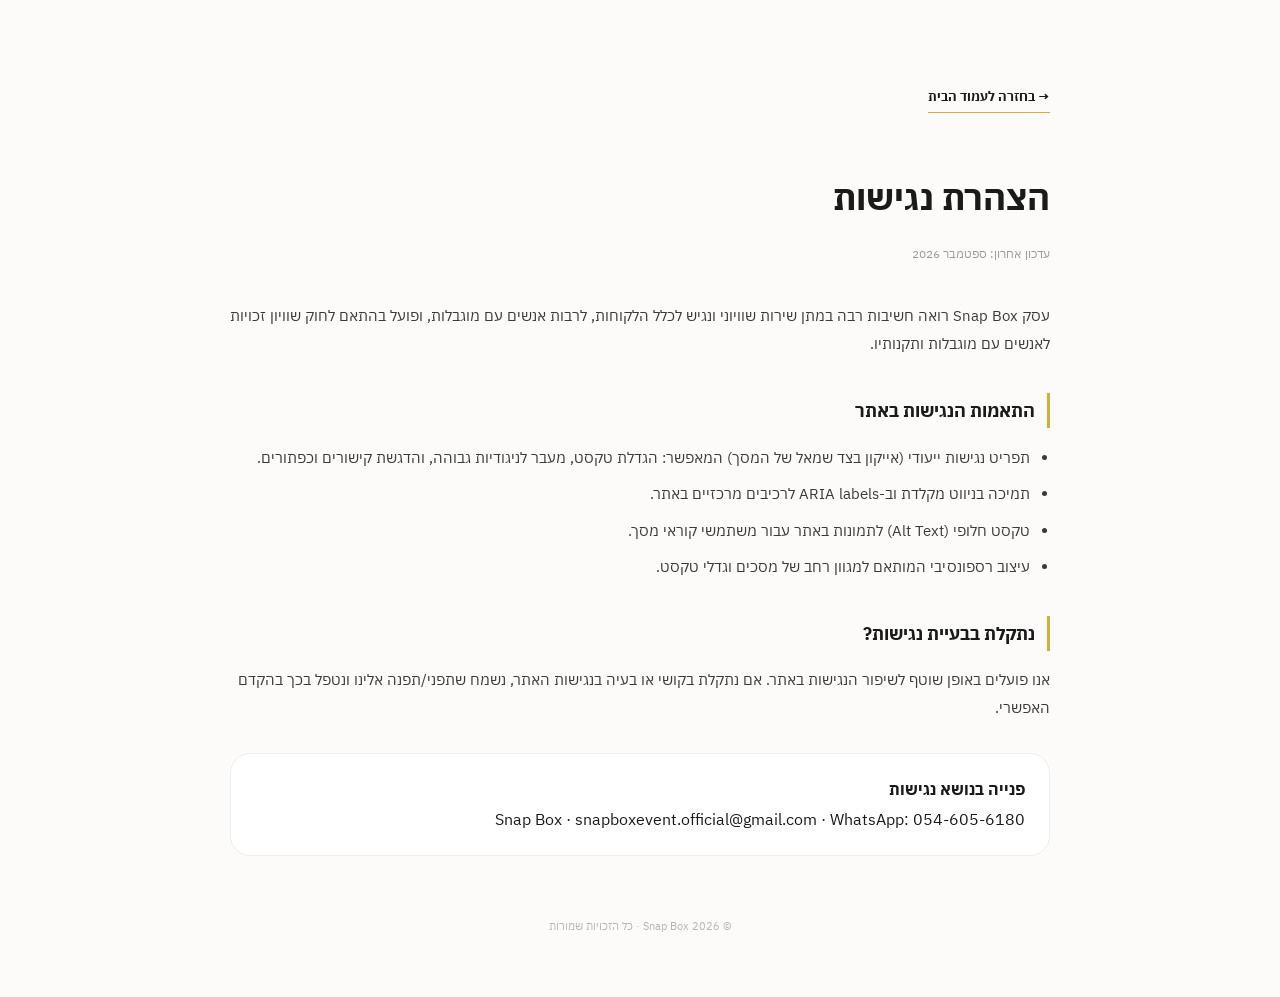
<file: accessibility.html>
<!DOCTYPE html>
<html lang="he" dir="rtl">
<head>
<meta charset="UTF-8">
<meta name="viewport" content="width=device-width, initial-scale=1.0">
<title>הצהרת נגישות | Snap Box</title>
<meta name="description" content="הצהרת הנגישות של אתר Snap Box – התאמות הנגישות ופרטי יצירת קשר בנושא נגישות.">
<link rel="icon" href="/favicon.ico?v=2" sizes="any">
<link rel="icon" type="image/png" sizes="32x32" href="/favicon-32x32.png?v=2">
<link rel="icon" type="image/png" sizes="16x16" href="/favicon-16x16.png?v=2">
<link rel="apple-touch-icon" sizes="180x180" href="/apple-touch-icon.png?v=2">
<link rel="manifest" href="/site.webmanifest">
<link href="https://fonts.googleapis.com/css2?family=Frank+Ruhl+Libre:wght@400;500;700;800&family=IBM+Plex+Sans+Hebrew:wght@300;400;500;600;700&display=swap" rel="stylesheet">
<style>
  body { font-family:'IBM Plex Sans Hebrew',sans-serif; background:#FCFBFA; color:#1A1A1A; max-width:820px; margin:0 auto; padding:80px 24px 60px; line-height:1.9; }
  a.back { display:inline-block; margin-bottom:28px; color:#1A1A1A; text-decoration:none; font-size:13px; font-weight:700; border-bottom:1px solid #D4AF37; padding-bottom:2px; }
  h1 { font-size:2.2rem; margin-bottom:8px; }
  .updated { color:#9a9a9a; font-size:12px; margin-bottom:36px; }
  h2 { font-size:1.15rem; margin-top:34px; margin-bottom:10px; color:#1A1A1A; border-right:3px solid #D4AF37; padding-right:12px; }
  p, li { color:#3a3a3a; font-size:15px; }
  ul { padding-right:20px; }
  li { margin-bottom:8px; }
  .contact-box { background:#fff; border:1px solid #eee; border-radius:20px; padding:20px 24px; margin-top:30px; }
  footer { margin-top:60px; font-size:11px; color:#b5b5b5; text-align:center; }
</style>
</head>
<body>
  <a class="back" href="index.html">→ בחזרה לעמוד הבית</a>
  <h1>הצהרת נגישות</h1>
  <p class="updated">עדכון אחרון: ספטמבר 2026</p>

  <p>עסק Snap Box רואה חשיבות רבה במתן שירות שוויוני ונגיש לכלל הלקוחות, לרבות אנשים עם מוגבלות, ופועל בהתאם לחוק שוויון זכויות לאנשים עם מוגבלות ותקנותיו.</p>

  <h2>התאמות הנגישות באתר</h2>
  <ul>
    <li>תפריט נגישות ייעודי (אייקון בצד שמאל של המסך) המאפשר: הגדלת טקסט, מעבר לניגודיות גבוהה, והדגשת קישורים וכפתורים.</li>
    <li>תמיכה בניווט מקלדת וב-ARIA labels לרכיבים מרכזיים באתר.</li>
    <li>טקסט חלופי (Alt Text) לתמונות באתר עבור משתמשי קוראי מסך.</li>
    <li>עיצוב רספונסיבי המותאם למגוון רחב של מסכים וגדלי טקסט.</li>
  </ul>

  <h2>נתקלת בבעיית נגישות?</h2>
  <p>אנו פועלים באופן שוטף לשיפור הנגישות באתר. אם נתקלת בקושי או בעיה בנגישות האתר, נשמח שתפני/תפנה אלינו ונטפל בכך בהקדם האפשרי.</p>

  <div class="contact-box">
    <b>פנייה בנושא נגישות</b><br>
    Snap Box · snapboxevent.official@gmail.com · WhatsApp: 054-605-6180
  </div>

  <footer>© 2026 Snap Box · כל הזכויות שמורות</footer>
</body>
</html>
</file>
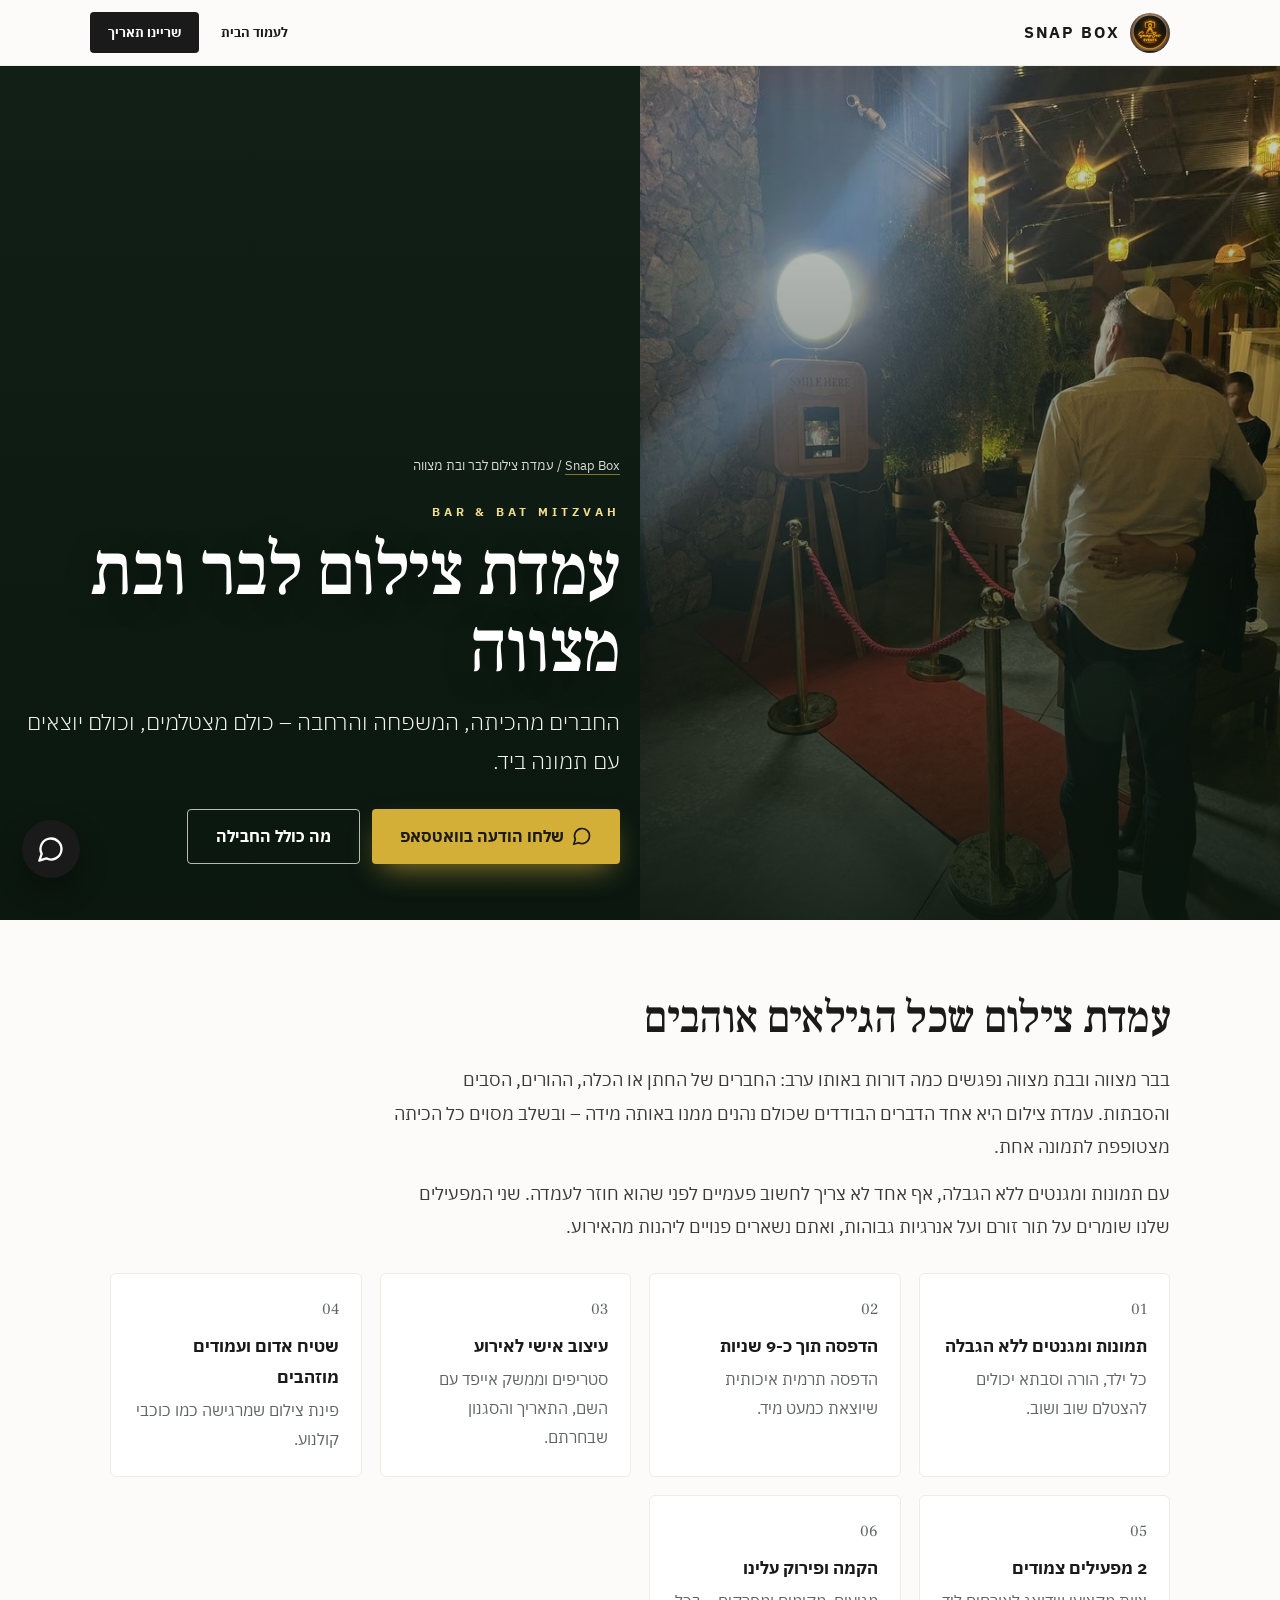
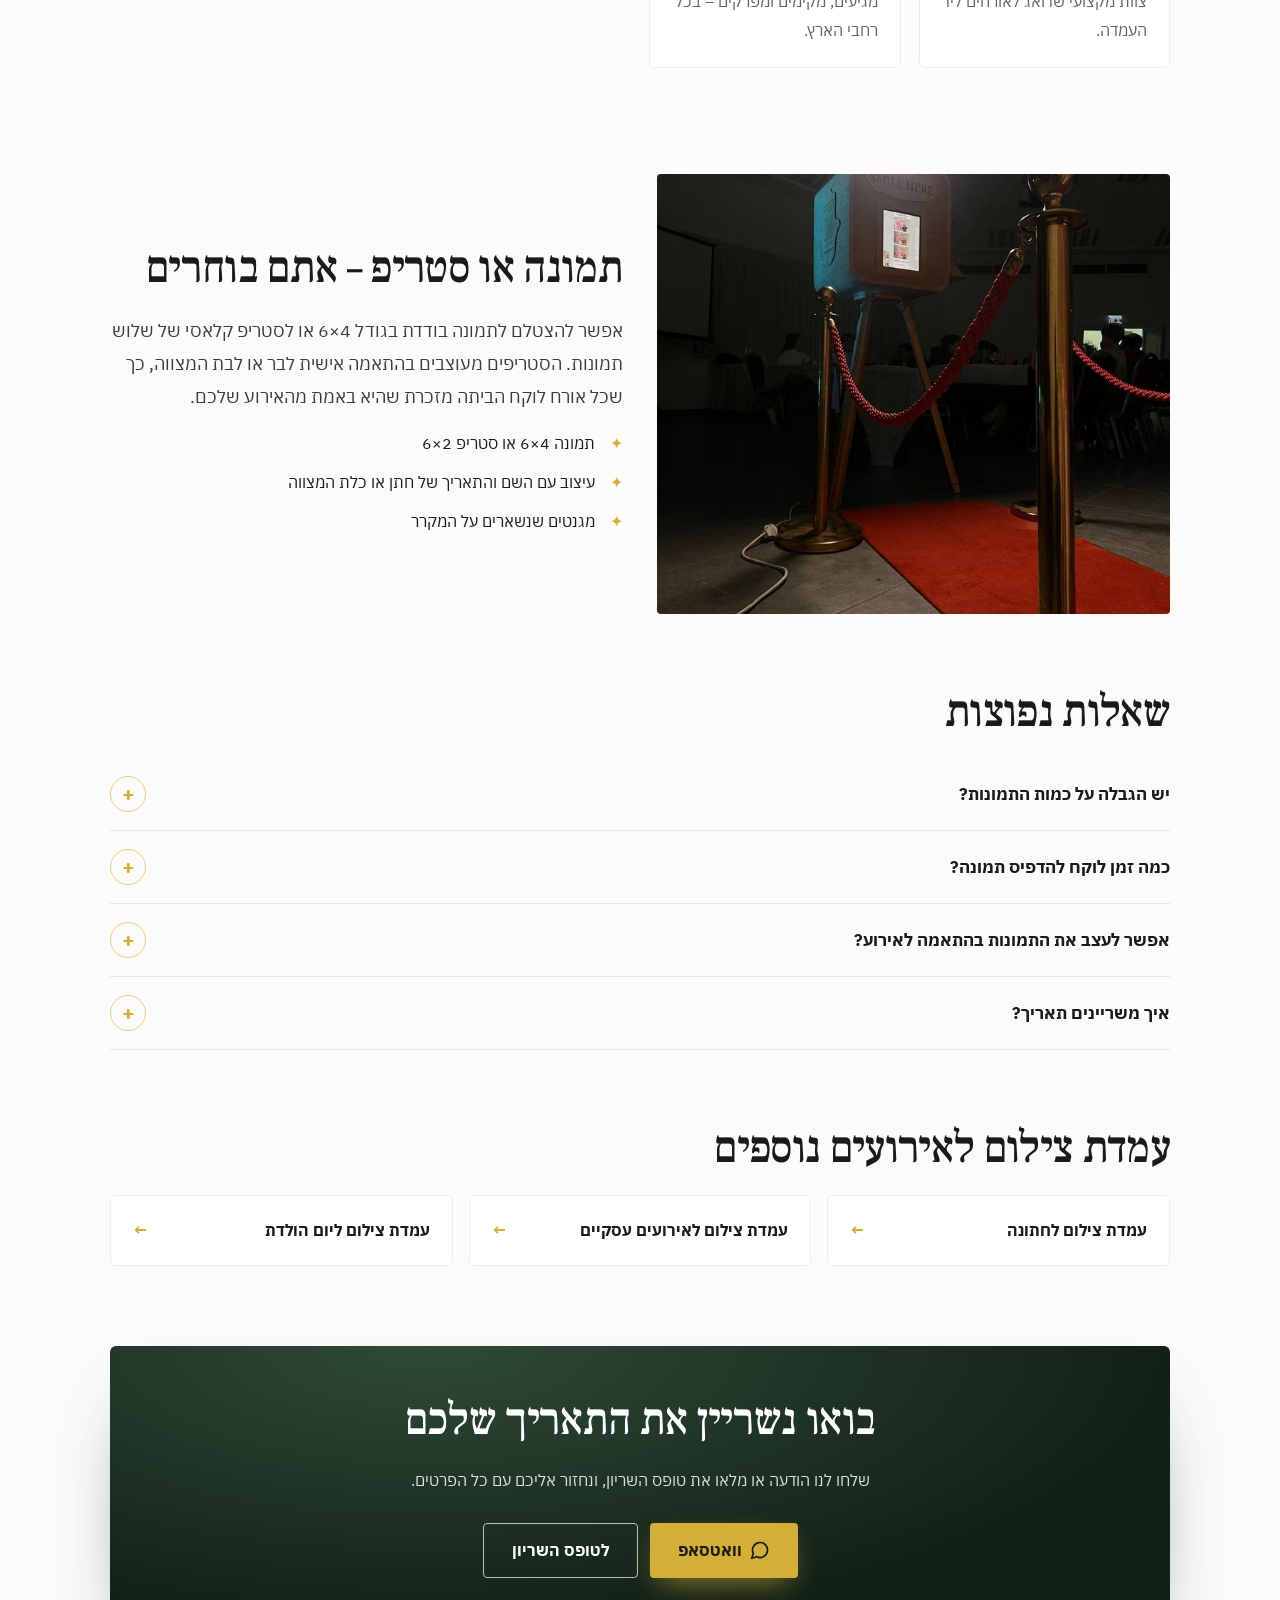
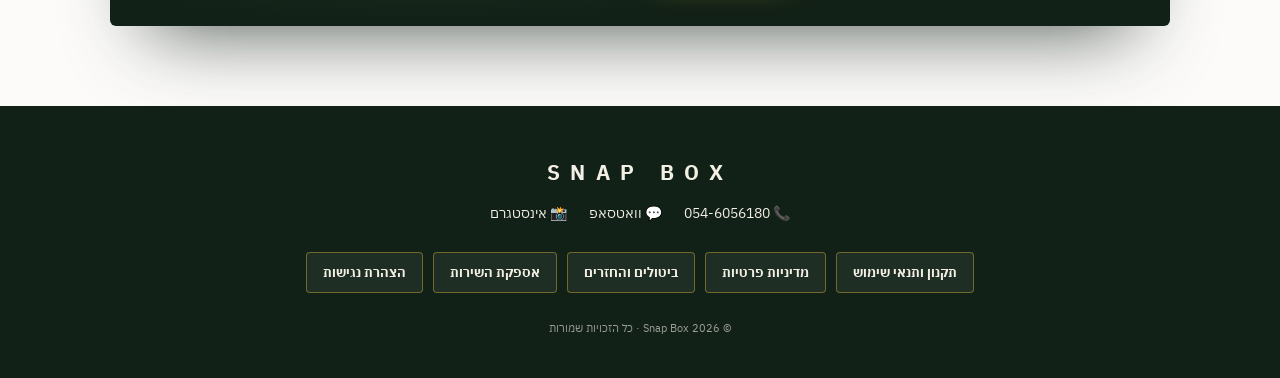
<file: bar-mitzvah-photo-booth.html>
<!DOCTYPE html>
<html lang="he" dir="rtl">
<head>
    <meta charset="UTF-8">
    <meta name="viewport" content="width=device-width, initial-scale=1.0">
    <meta name="referrer" content="strict-origin-when-cross-origin">
    <title>עמדת צילום לבר מצווה ובת מצווה | Snap Box</title>
    <meta name="description" content="עמדת צילום לבר מצווה ולבת מצווה: תמונות ומגנטים ללא הגבלה, הדפסה תוך כ-9 שניות, סטריפים מעוצבים בהתאמה אישית ו-2 מפעילים שדואגים לאווירה. בכל רחבי הארץ.">
    <meta name="robots" content="index, follow, max-image-preview:large">
    <link rel="canonical" href="https://snapbox.co.il/bar-mitzvah-photo-booth.html">
    <meta name="theme-color" content="#122117">
    <meta property="og:type" content="website">
    <meta property="og:locale" content="he_IL">
    <meta property="og:site_name" content="Snap Box">
    <meta property="og:title" content="עמדת צילום לבר מצווה ובת מצווה | Snap Box">
    <meta property="og:description" content="עמדת צילום לבר מצווה ולבת מצווה: תמונות ומגנטים ללא הגבלה, הדפסה תוך כ-9 שניות, סטריפים מעוצבים בהתאמה אישית ו-2 מפעילים שדואגים לאווירה. בכל רחבי הארץ.">
    <meta property="og:url" content="https://snapbox.co.il/bar-mitzvah-photo-booth.html">
    <meta property="og:image" content="https://snapbox.co.il/guests-at-snap-box-photo-booth.jpg">
    <meta name="twitter:card" content="summary_large_image">
    <link rel="icon" href="/favicon.ico?v=2" sizes="any">
    <link rel="icon" type="image/png" sizes="32x32" href="/favicon-32x32.png?v=2">
    <link rel="icon" type="image/png" sizes="16x16" href="/favicon-16x16.png?v=2">
    <link rel="apple-touch-icon" sizes="180x180" href="/apple-touch-icon.png?v=2">
    <link rel="manifest" href="/site.webmanifest">
    <link rel="preconnect" href="https://fonts.googleapis.com">
    <link rel="preconnect" href="https://fonts.gstatic.com" crossorigin>
    <link href="https://fonts.googleapis.com/css2?family=Frank+Ruhl+Libre:wght@400;500;700;800&family=IBM+Plex+Sans+Hebrew:wght@300;400;500;600;700&display=swap" rel="stylesheet">
    <link rel="stylesheet" href="pages.css?v=2">
    <script type="application/ld+json">
[
  {
    "@context": "https://schema.org",
    "@type": "Service",
    "name": "עמדת צילום לבר ובת מצווה",
    "serviceType": "עמדת צילום לאירועים",
    "description": "עמדת צילום לבר מצווה ולבת מצווה: תמונות ומגנטים ללא הגבלה, הדפסה תוך כ-9 שניות, סטריפים מעוצבים בהתאמה אישית ו-2 מפעילים שדואגים לאווירה. בכל רחבי הארץ.",
    "url": "https://snapbox.co.il/bar-mitzvah-photo-booth.html",
    "image": "https://snapbox.co.il/guests-at-snap-box-photo-booth.jpg",
    "areaServed": {
      "@type": "Country",
      "name": "Israel"
    },
    "provider": {
      "@type": "ProfessionalService",
      "name": "Snap Box",
      "url": "https://snapbox.co.il/",
      "telephone": "+972546056180",
      "email": "snapboxevent.official@gmail.com"
    }
  },
  {
    "@context": "https://schema.org",
    "@type": "BreadcrumbList",
    "itemListElement": [
      {
        "@type": "ListItem",
        "position": 1,
        "name": "Snap Box",
        "item": "https://snapbox.co.il/"
      },
      {
        "@type": "ListItem",
        "position": 2,
        "name": "עמדת צילום לבר ובת מצווה",
        "item": "https://snapbox.co.il/bar-mitzvah-photo-booth.html"
      }
    ]
  },
  {
    "@context": "https://schema.org",
    "@type": "FAQPage",
    "mainEntity": [
      {
        "@type": "Question",
        "name": "יש הגבלה על כמות התמונות?",
        "acceptedAnswer": {
          "@type": "Answer",
          "text": "לא. התמונות והמגנטים ללא הגבלה, כך שכל אורח יכול לחזור לעמדה כמה פעמים שירצה."
        }
      },
      {
        "@type": "Question",
        "name": "כמה זמן לוקח להדפיס תמונה?",
        "acceptedAnswer": {
          "@type": "Answer",
          "text": "כ-9 שניות בלבד. אנחנו משתמשים בהדפסה תרמית איכותית, כך שהאורחים מקבלים את המזכרת ביד כמעט מיד."
        }
      },
      {
        "@type": "Question",
        "name": "אפשר לעצב את התמונות בהתאמה לאירוע?",
        "acceptedAnswer": {
          "@type": "Answer",
          "text": "בהחלט. הסטריפים וממשק האייפד מעוצבים אישית לכל אירוע, עם השמות, התאריך והסגנון שלכם."
        }
      },
      {
        "@type": "Question",
        "name": "איך משריינים תאריך?",
        "acceptedAnswer": {
          "@type": "Answer",
          "text": "ממלאים את טופס השריון באתר או שולחים לנו הודעה בוואטסאפ, ואנחנו חוזרים אליכם בהקדם."
        }
      }
    ]
  }
]
    </script>
</head>
<body>
    <a class="skip" href="#content">דלגו לתוכן הראשי</a>
    <header class="top">
        <div class="top-inner">
            <a class="brand" href="index.html" aria-label="Snap Box – לעמוד הבית"><picture><source srcset="logo-160.avif" type="image/avif"><source srcset="logo-160.webp" type="image/webp"><img src="logo.jpg" alt="" width="40" height="40"></picture>Snap Box</a>
            <nav class="top-links" aria-label="ניווט">
                <a class="home-link" href="index.html">לעמוד הבית</a>
                <a class="cta-small" href="index.html#contact-form">שריינו תאריך</a>
            </nav>
        </div>
    </header>

    <div class="hero">
        <picture><source srcset="guests-at-snap-box-photo-booth-720.avif 720w, guests-at-snap-box-photo-booth.avif 960w" sizes="(max-width: 768px) 100vw, 50vw" type="image/avif"><source srcset="guests-at-snap-box-photo-booth-720.webp 720w, guests-at-snap-box-photo-booth.webp 960w" sizes="(max-width: 768px) 100vw, 50vw" type="image/webp"><img src="guests-at-snap-box-photo-booth.jpg" alt="אורחים מצטלמים בעמדת הצילום של Snap Box על השטיח האדום" fetchpriority="high"></picture>
        <div class="hero-inner">
            <nav class="crumbs" aria-label="פירורי לחם"><a href="index.html">Snap Box</a> / <span aria-current="page">עמדת צילום לבר ובת מצווה</span></nav>
            <span class="kicker">BAR & BAT MITZVAH</span>
            <h1>עמדת צילום לבר ובת מצווה</h1>
            <p>החברים מהכיתה, המשפחה והרחבה – כולם מצטלמים, וכולם יוצאים עם תמונה ביד.</p>
            <div class="hero-actions">
                <a class="btn btn-gold" href="https://wa.me/972546056180?text=%D7%94%D7%99%D7%99%21%20%D7%9E%D7%AA%D7%A2%D7%A0%D7%99%D7%99%D7%A0%D7%99%D7%9D%20%D7%91%D7%A2%D7%9E%D7%93%D7%AA%20%D7%A6%D7%99%D7%9C%D7%95%D7%9D%20%D7%9C%D7%91%D7%A8/%D7%91%D7%AA%20%D7%9E%D7%A6%D7%95%D7%95%D7%94%20%F0%9F%8E%89%20%D7%90%D7%A4%D7%A9%D7%A8%20%D7%A4%D7%A8%D7%98%D7%99%D7%9D%3F" target="_blank" rel="noopener noreferrer"><svg viewBox="0 0 24 24" fill="none" stroke="currentColor" stroke-width="2" stroke-linecap="round" stroke-linejoin="round" aria-hidden="true"><path d="M7.9 20A9 9 0 1 0 4 16.1L2 22Z"/></svg> שלחו הודעה בוואטסאפ</a>
                <a class="btn btn-ghost" href="index.html#package">מה כולל החבילה</a>
            </div>
        </div>
    </div>

    <main id="content">
        <section>
            <h2>עמדת צילום שכל הגילאים אוהבים</h2>
            <p class="lead">בבר מצווה ובבת מצווה נפגשים כמה דורות באותו ערב: החברים של החתן או הכלה, ההורים, הסבים והסבתות. עמדת צילום היא אחד הדברים הבודדים שכולם נהנים ממנו באותה מידה – ובשלב מסוים כל הכיתה מצטופפת לתמונה אחת.</p>
            <p class="lead">עם תמונות ומגנטים ללא הגבלה, אף אחד לא צריך לחשוב פעמיים לפני שהוא חוזר לעמדה. שני המפעילים שלנו שומרים על תור זורם ועל אנרגיות גבוהות, ואתם נשארים פנויים ליהנות מהאירוע.</p>
            <ul class="features">
                <li><span class="num">01</span><b>תמונות ומגנטים ללא הגבלה</b><span>כל ילד, הורה וסבתא יכולים להצטלם שוב ושוב.</span></li>
                <li><span class="num">02</span><b>הדפסה תוך כ-9 שניות</b><span>הדפסה תרמית איכותית שיוצאת כמעט מיד.</span></li>
                <li><span class="num">03</span><b>עיצוב אישי לאירוע</b><span>סטריפים וממשק אייפד עם השם, התאריך והסגנון שבחרתם.</span></li>
                <li><span class="num">04</span><b>שטיח אדום ועמודים מוזהבים</b><span>פינת צילום שמרגישה כמו כוכבי קולנוע.</span></li>
                <li><span class="num">05</span><b>2 מפעילים צמודים</b><span>צוות מקצועי שדואג לאורחים ליד העמדה.</span></li>
                <li><span class="num">06</span><b>הקמה ופירוק עלינו</b><span>מגיעים, מקימים ומפרקים – בכל רחבי הארץ.</span></li>
            </ul>
        </section>

        <section>
            <div class="split">
                <picture><source srcset="photo-booth-red-carpet-event-hall-720.avif 720w, photo-booth-red-carpet-event-hall.avif 960w" sizes="(max-width: 768px) 100vw, 50vw" type="image/avif"><source srcset="photo-booth-red-carpet-event-hall-720.webp 720w, photo-booth-red-carpet-event-hall.webp 960w" sizes="(max-width: 768px) 100vw, 50vw" type="image/webp"><img src="photo-booth-red-carpet-event-hall.jpg" alt="עמדת צילום עם שטיח אדום וחבלי קטיפה באולם אירועים" loading="lazy" decoding="async"></picture>
                <div>
                    <h2>תמונה או סטריפ – אתם בוחרים</h2>
                    <p class="lead">אפשר להצטלם לתמונה בודדת בגודל 4×6 או לסטריפ קלאסי של שלוש תמונות. הסטריפים מעוצבים בהתאמה אישית לבר או לבת המצווה, כך שכל אורח לוקח הביתה מזכרת שהיא באמת מהאירוע שלכם.</p>
                    <ul class="check">
                    <li>תמונה 4×6 או סטריפ 2×6</li>
                    <li>עיצוב עם השם והתאריך של חתן או כלת המצווה</li>
                    <li>מגנטים שנשארים על המקרר</li>
                    </ul>
                </div>
            </div>
        </section>

        <section class="faq">
            <h2>שאלות נפוצות</h2>
            <details>
                <summary>יש הגבלה על כמות התמונות?</summary>
                <p>לא. התמונות והמגנטים ללא הגבלה, כך שכל אורח יכול לחזור לעמדה כמה פעמים שירצה.</p>
            </details>
            <details>
                <summary>כמה זמן לוקח להדפיס תמונה?</summary>
                <p>כ-9 שניות בלבד. אנחנו משתמשים בהדפסה תרמית איכותית, כך שהאורחים מקבלים את המזכרת ביד כמעט מיד.</p>
            </details>
            <details>
                <summary>אפשר לעצב את התמונות בהתאמה לאירוע?</summary>
                <p>בהחלט. הסטריפים וממשק האייפד מעוצבים אישית לכל אירוע, עם השמות, התאריך והסגנון שלכם.</p>
            </details>
            <details>
                <summary>איך משריינים תאריך?</summary>
                <p>ממלאים את <a href="index.html#contact-form">טופס השריון באתר</a> או שולחים לנו הודעה בוואטסאפ, ואנחנו חוזרים אליכם בהקדם.</p>
            </details>
        </section>

        <section>
            <h2>עמדת צילום לאירועים נוספים</h2>
            <div class="others">
            <a href="wedding-photo-booth.html">עמדת צילום לחתונה <span aria-hidden="true">←</span></a>
            <a href="corporate-event-photo-booth.html">עמדת צילום לאירועים עסקיים <span aria-hidden="true">←</span></a>
            <a href="birthday-photo-booth.html">עמדת צילום ליום הולדת <span aria-hidden="true">←</span></a>
            </div>
        </section>
    </main>

    <div class="cta-band">
        <div class="cta-box">
            <h2>בואו נשריין את התאריך שלכם</h2>
            <p>שלחו לנו הודעה או מלאו את טופס השריון, ונחזור אליכם עם כל הפרטים.</p>
            <div class="hero-actions">
                <a class="btn btn-gold" href="https://wa.me/972546056180?text=%D7%94%D7%99%D7%99%21%20%D7%9E%D7%AA%D7%A2%D7%A0%D7%99%D7%99%D7%A0%D7%99%D7%9D%20%D7%91%D7%A2%D7%9E%D7%93%D7%AA%20%D7%A6%D7%99%D7%9C%D7%95%D7%9D%20%D7%9C%D7%91%D7%A8/%D7%91%D7%AA%20%D7%9E%D7%A6%D7%95%D7%95%D7%94%20%F0%9F%8E%89%20%D7%90%D7%A4%D7%A9%D7%A8%20%D7%A4%D7%A8%D7%98%D7%99%D7%9D%3F" target="_blank" rel="noopener noreferrer"><svg viewBox="0 0 24 24" fill="none" stroke="currentColor" stroke-width="2" stroke-linecap="round" stroke-linejoin="round" aria-hidden="true"><path d="M7.9 20A9 9 0 1 0 4 16.1L2 22Z"/></svg> וואטסאפ</a>
                <a class="btn btn-ghost" href="index.html#contact-form">לטופס השריון</a>
            </div>
        </div>
    </div>

    <footer>
        <div class="name">SNAP BOX</div>
        <div class="contact">
            <a href="tel:+972546056180">📞 <span dir="ltr">054-6056180</span></a>
            <a href="https://wa.me/972546056180" target="_blank" rel="noopener noreferrer">💬 וואטסאפ</a>
            <a href="https://www.instagram.com/snapbox_event.official" target="_blank" rel="noopener noreferrer">📸 אינסטגרם</a>
        </div>
        <nav class="legal" aria-label="מידע משפטי">
            <a href="terms.html">תקנון ותנאי שימוש</a>
            <a href="privacy.html">מדיניות פרטיות</a>
            <a href="refund-policy.html">ביטולים והחזרים</a>
            <a href="delivery-policy.html">אספקת השירות</a>
            <a href="accessibility.html">הצהרת נגישות</a>
        </nav>
        <small>© 2026 Snap Box · כל הזכויות שמורות</small>
    </footer>

    <a class="wa-float" href="https://wa.me/972546056180?text=%D7%94%D7%99%D7%99%21%20%D7%9E%D7%AA%D7%A2%D7%A0%D7%99%D7%99%D7%A0%D7%99%D7%9D%20%D7%91%D7%A2%D7%9E%D7%93%D7%AA%20%D7%A6%D7%99%D7%9C%D7%95%D7%9D%20%D7%9C%D7%91%D7%A8/%D7%91%D7%AA%20%D7%9E%D7%A6%D7%95%D7%95%D7%94%20%F0%9F%8E%89%20%D7%90%D7%A4%D7%A9%D7%A8%20%D7%A4%D7%A8%D7%98%D7%99%D7%9D%3F" target="_blank" rel="noopener noreferrer" aria-label="שלחו לנו הודעה בוואטסאפ"><svg viewBox="0 0 24 24" fill="none" stroke="currentColor" stroke-width="2" stroke-linecap="round" stroke-linejoin="round" aria-hidden="true"><path d="M7.9 20A9 9 0 1 0 4 16.1L2 22Z"/></svg></a>
</body>
</html>
</file>
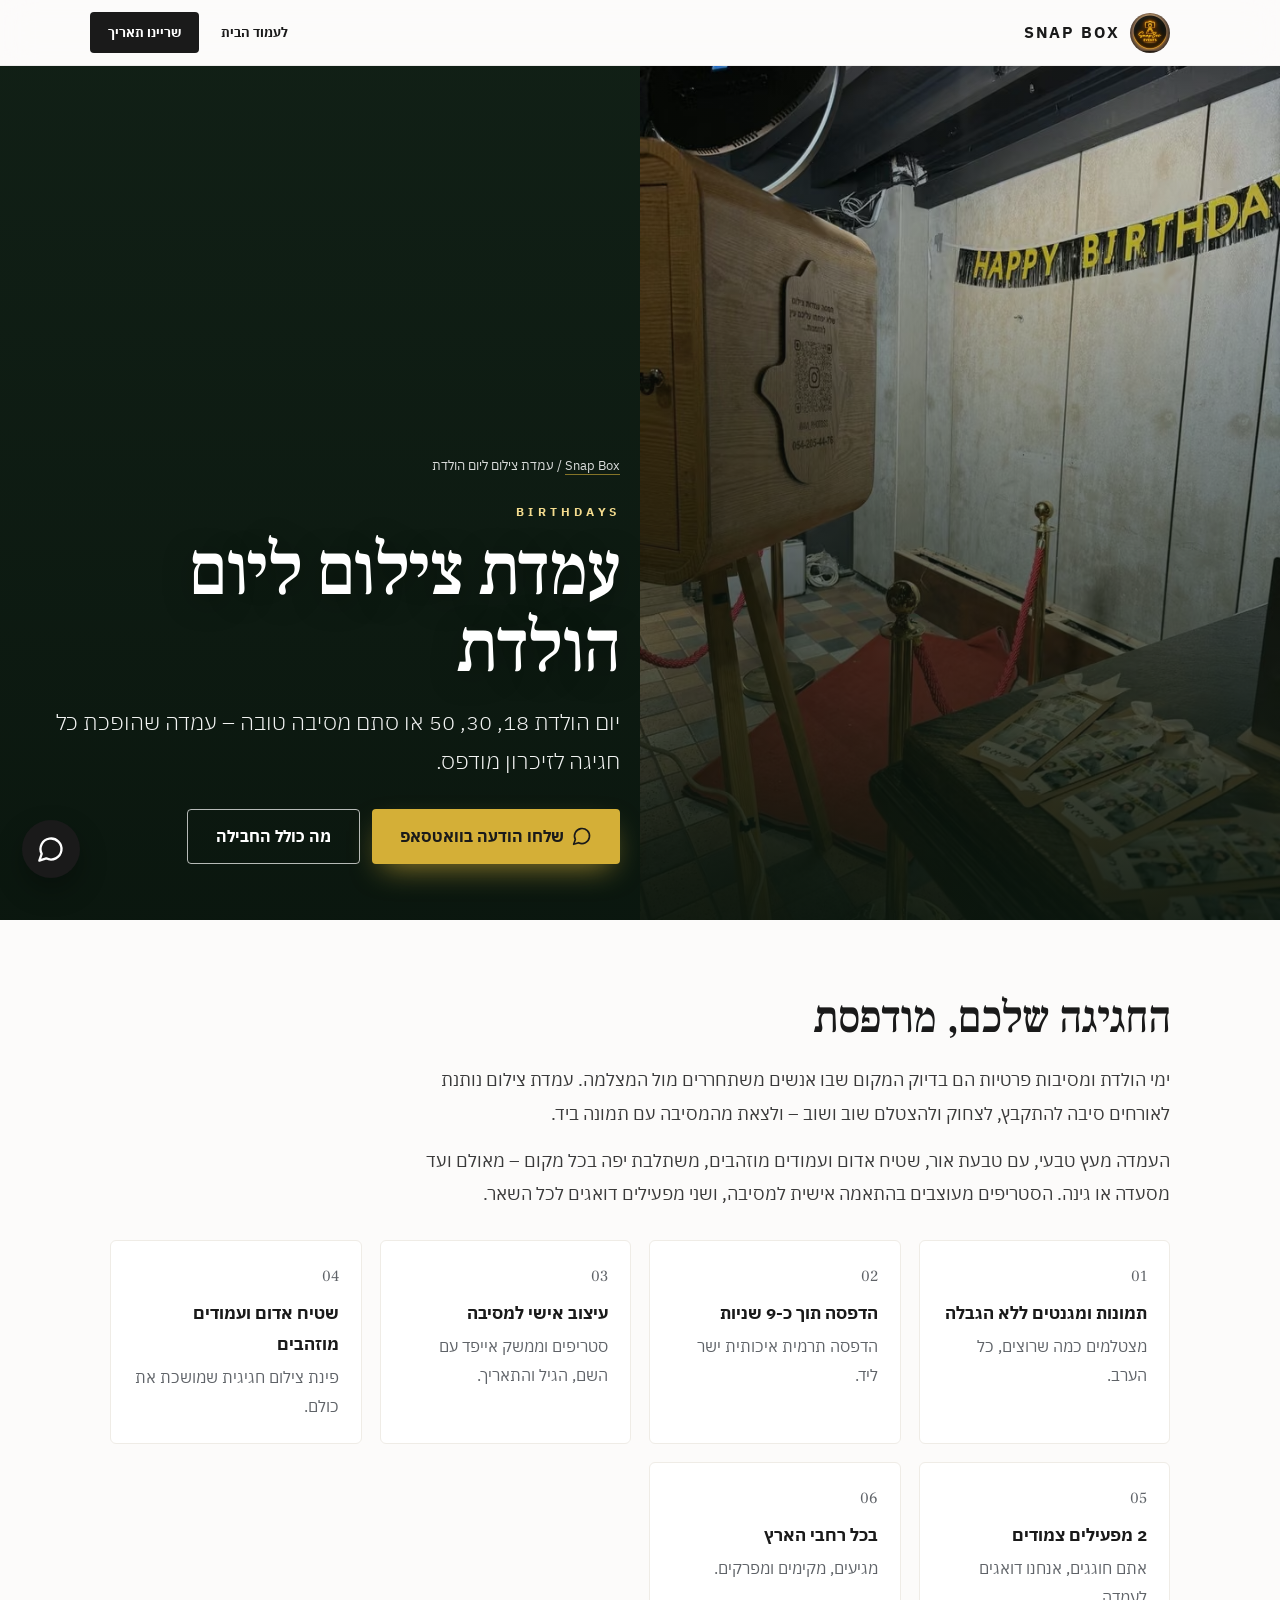
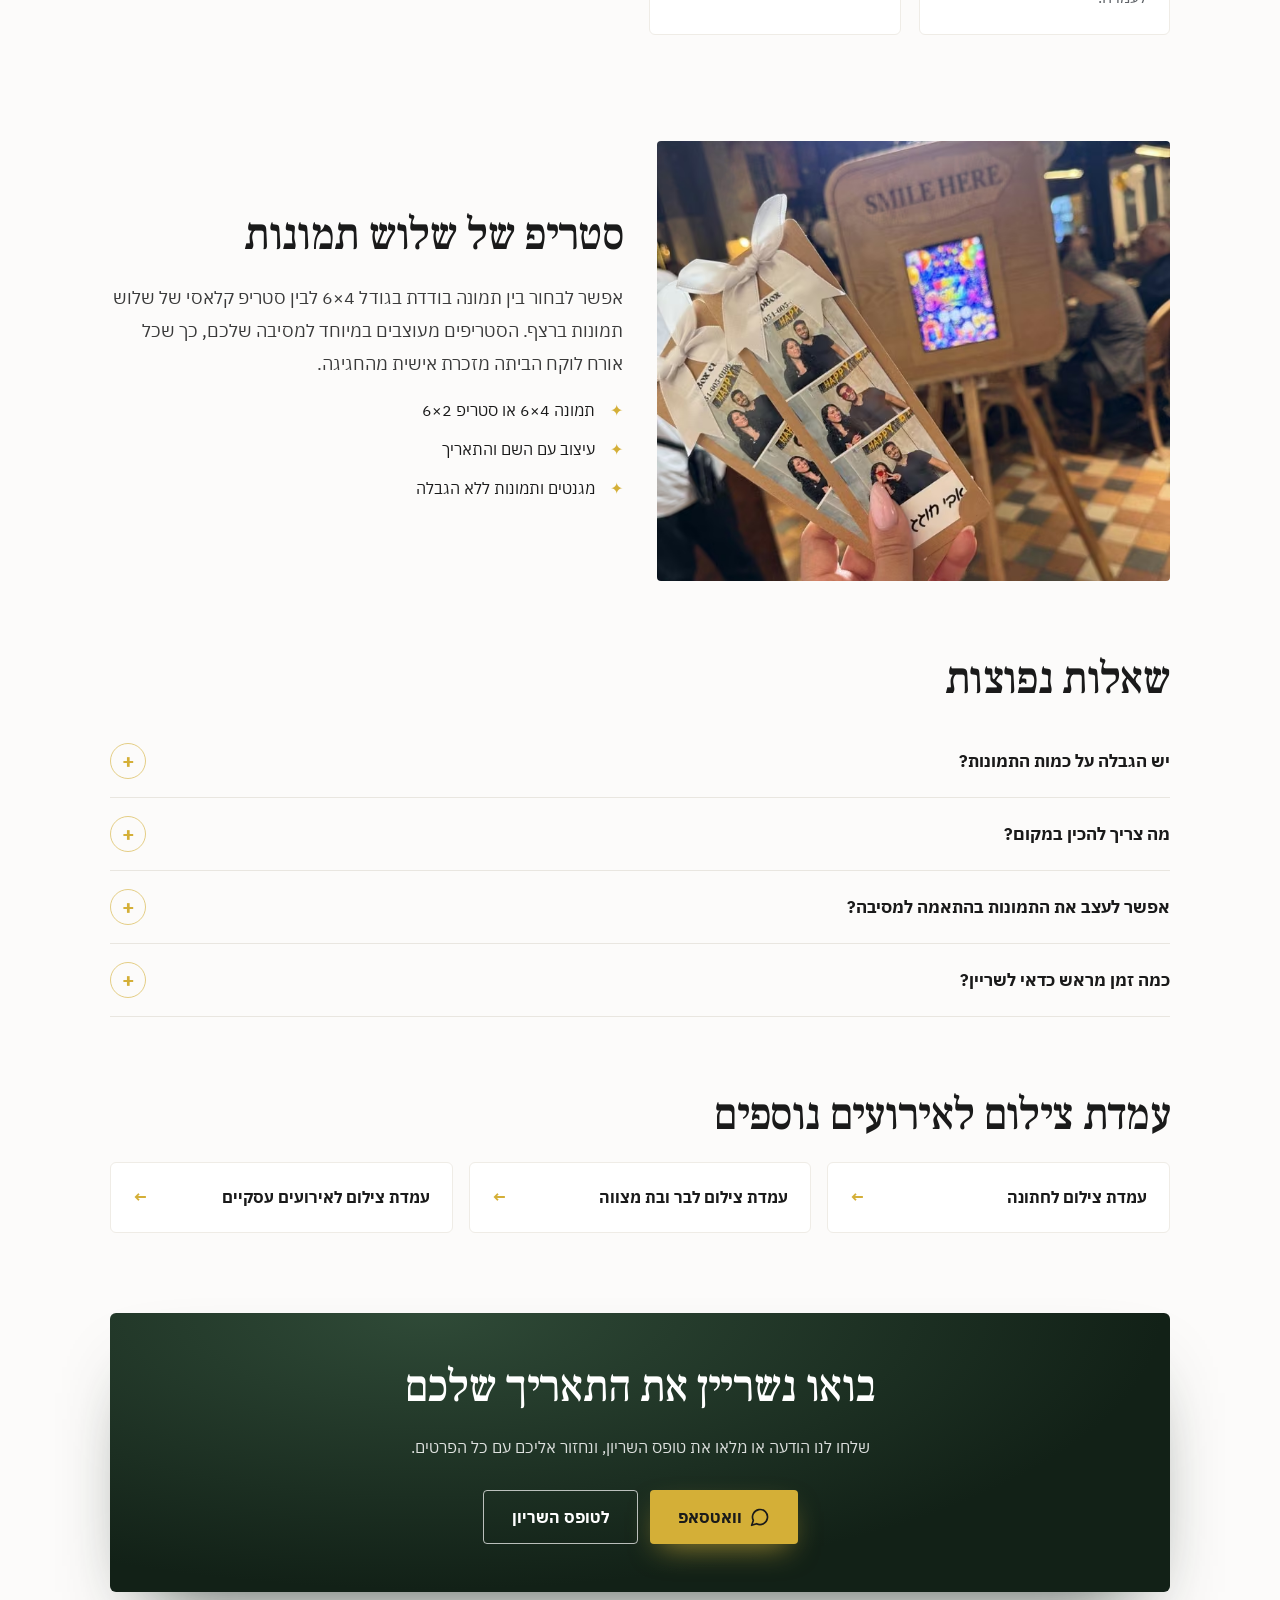
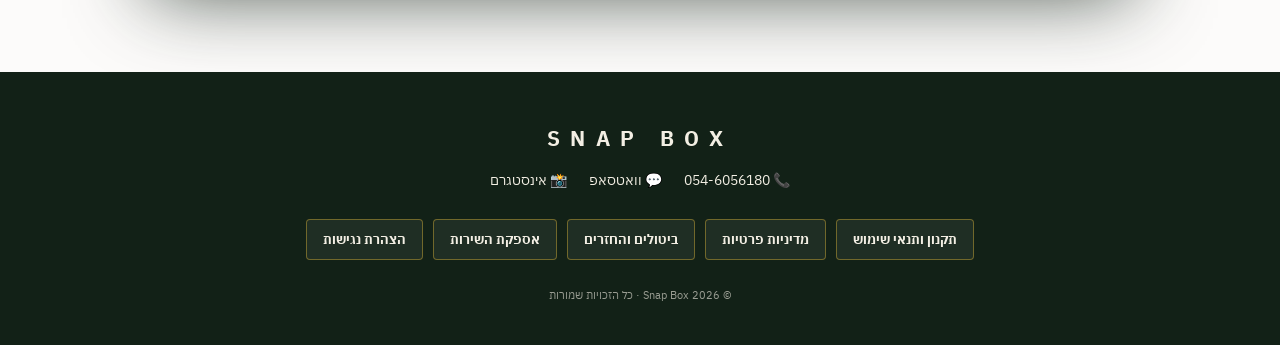
<file: birthday-photo-booth.html>
<!DOCTYPE html>
<html lang="he" dir="rtl">
<head>
    <meta charset="UTF-8">
    <meta name="viewport" content="width=device-width, initial-scale=1.0">
    <meta name="referrer" content="strict-origin-when-cross-origin">
    <title>עמדת צילום ליום הולדת | מגנטים ותמונות מודפסות – Snap Box</title>
    <meta name="description" content="עמדת צילום ליום הולדת ולמסיבות פרטיות: תמונות ומגנטים ללא הגבלה, הדפסה תוך כ-9 שניות, סטריפים בעיצוב אישי ו-2 מפעילים. בכל רחבי הארץ.">
    <meta name="robots" content="index, follow, max-image-preview:large">
    <link rel="canonical" href="https://snapbox.co.il/birthday-photo-booth.html">
    <meta name="theme-color" content="#122117">
    <meta property="og:type" content="website">
    <meta property="og:locale" content="he_IL">
    <meta property="og:site_name" content="Snap Box">
    <meta property="og:title" content="עמדת צילום ליום הולדת | מגנטים ותמונות מודפסות – Snap Box">
    <meta property="og:description" content="עמדת צילום ליום הולדת ולמסיבות פרטיות: תמונות ומגנטים ללא הגבלה, הדפסה תוך כ-9 שניות, סטריפים בעיצוב אישי ו-2 מפעילים. בכל רחבי הארץ.">
    <meta property="og:url" content="https://snapbox.co.il/birthday-photo-booth.html">
    <meta property="og:image" content="https://snapbox.co.il/photo-booth-birthday-party.jpg">
    <meta name="twitter:card" content="summary_large_image">
    <link rel="icon" href="/favicon.ico?v=2" sizes="any">
    <link rel="icon" type="image/png" sizes="32x32" href="/favicon-32x32.png?v=2">
    <link rel="icon" type="image/png" sizes="16x16" href="/favicon-16x16.png?v=2">
    <link rel="apple-touch-icon" sizes="180x180" href="/apple-touch-icon.png?v=2">
    <link rel="manifest" href="/site.webmanifest">
    <link rel="preconnect" href="https://fonts.googleapis.com">
    <link rel="preconnect" href="https://fonts.gstatic.com" crossorigin>
    <link href="https://fonts.googleapis.com/css2?family=Frank+Ruhl+Libre:wght@400;500;700;800&family=IBM+Plex+Sans+Hebrew:wght@300;400;500;600;700&display=swap" rel="stylesheet">
    <link rel="stylesheet" href="pages.css?v=2">
    <script type="application/ld+json">
[
  {
    "@context": "https://schema.org",
    "@type": "Service",
    "name": "עמדת צילום ליום הולדת",
    "serviceType": "עמדת צילום לאירועים",
    "description": "עמדת צילום ליום הולדת ולמסיבות פרטיות: תמונות ומגנטים ללא הגבלה, הדפסה תוך כ-9 שניות, סטריפים בעיצוב אישי ו-2 מפעילים. בכל רחבי הארץ.",
    "url": "https://snapbox.co.il/birthday-photo-booth.html",
    "image": "https://snapbox.co.il/photo-booth-birthday-party.jpg",
    "areaServed": {
      "@type": "Country",
      "name": "Israel"
    },
    "provider": {
      "@type": "ProfessionalService",
      "name": "Snap Box",
      "url": "https://snapbox.co.il/",
      "telephone": "+972546056180",
      "email": "snapboxevent.official@gmail.com"
    }
  },
  {
    "@context": "https://schema.org",
    "@type": "BreadcrumbList",
    "itemListElement": [
      {
        "@type": "ListItem",
        "position": 1,
        "name": "Snap Box",
        "item": "https://snapbox.co.il/"
      },
      {
        "@type": "ListItem",
        "position": 2,
        "name": "עמדת צילום ליום הולדת",
        "item": "https://snapbox.co.il/birthday-photo-booth.html"
      }
    ]
  },
  {
    "@context": "https://schema.org",
    "@type": "FAQPage",
    "mainEntity": [
      {
        "@type": "Question",
        "name": "יש הגבלה על כמות התמונות?",
        "acceptedAnswer": {
          "@type": "Answer",
          "text": "לא. התמונות והמגנטים ללא הגבלה, כך שכל אורח יכול לחזור לעמדה כמה פעמים שירצה."
        }
      },
      {
        "@type": "Question",
        "name": "מה צריך להכין במקום?",
        "acceptedAnswer": {
          "@type": "Answer",
          "text": "רק פינה קטנה ליד נקודת חשמל ואזור עם קליטה. את כל השאר אנחנו מביאים, מקימים ומפרקים בעצמנו."
        }
      },
      {
        "@type": "Question",
        "name": "אפשר לעצב את התמונות בהתאמה למסיבה?",
        "acceptedAnswer": {
          "@type": "Answer",
          "text": "בהחלט. הסטריפים וממשק האייפד מעוצבים אישית לכל אירוע, עם השמות, התאריך והסגנון שלכם."
        }
      },
      {
        "@type": "Question",
        "name": "כמה זמן מראש כדאי לשריין?",
        "acceptedAnswer": {
          "@type": "Answer",
          "text": "כמה שיותר מוקדם, כי התאריכים המבוקשים נתפסים מהר."
        }
      }
    ]
  }
]
    </script>
</head>
<body>
    <a class="skip" href="#content">דלגו לתוכן הראשי</a>
    <header class="top">
        <div class="top-inner">
            <a class="brand" href="index.html" aria-label="Snap Box – לעמוד הבית"><picture><source srcset="logo-160.avif" type="image/avif"><source srcset="logo-160.webp" type="image/webp"><img src="logo.jpg" alt="" width="40" height="40"></picture>Snap Box</a>
            <nav class="top-links" aria-label="ניווט">
                <a class="home-link" href="index.html">לעמוד הבית</a>
                <a class="cta-small" href="index.html#contact-form">שריינו תאריך</a>
            </nav>
        </div>
    </header>

    <div class="hero">
        <picture><source srcset="photo-booth-birthday-party-720.avif 720w, photo-booth-birthday-party.avif 960w" sizes="(max-width: 768px) 100vw, 50vw" type="image/avif"><source srcset="photo-booth-birthday-party-720.webp 720w, photo-booth-birthday-party.webp 960w" sizes="(max-width: 768px) 100vw, 50vw" type="image/webp"><img src="photo-booth-birthday-party.jpg" alt="עמדת צילום ביום הולדת עם סטריפים מודפסים על השולחן" fetchpriority="high"></picture>
        <div class="hero-inner">
            <nav class="crumbs" aria-label="פירורי לחם"><a href="index.html">Snap Box</a> / <span aria-current="page">עמדת צילום ליום הולדת</span></nav>
            <span class="kicker">BIRTHDAYS</span>
            <h1>עמדת צילום ליום הולדת</h1>
            <p>יום הולדת 18, 30, 50 או סתם מסיבה טובה – עמדה שהופכת כל חגיגה לזיכרון מודפס.</p>
            <div class="hero-actions">
                <a class="btn btn-gold" href="https://wa.me/972546056180?text=%D7%94%D7%99%D7%99%21%20%D7%9E%D7%AA%D7%A2%D7%A0%D7%99%D7%99%D7%A0%D7%99%D7%9D%20%D7%91%D7%A2%D7%9E%D7%93%D7%AA%20%D7%A6%D7%99%D7%9C%D7%95%D7%9D%20%D7%9C%D7%99%D7%95%D7%9D%20%D7%94%D7%95%D7%9C%D7%93%D7%AA%20%F0%9F%8E%82%20%D7%90%D7%A4%D7%A9%D7%A8%20%D7%A4%D7%A8%D7%98%D7%99%D7%9D%3F" target="_blank" rel="noopener noreferrer"><svg viewBox="0 0 24 24" fill="none" stroke="currentColor" stroke-width="2" stroke-linecap="round" stroke-linejoin="round" aria-hidden="true"><path d="M7.9 20A9 9 0 1 0 4 16.1L2 22Z"/></svg> שלחו הודעה בוואטסאפ</a>
                <a class="btn btn-ghost" href="index.html#package">מה כולל החבילה</a>
            </div>
        </div>
    </div>

    <main id="content">
        <section>
            <h2>החגיגה שלכם, מודפסת</h2>
            <p class="lead">ימי הולדת ומסיבות פרטיות הם בדיוק המקום שבו אנשים משתחררים מול המצלמה. עמדת צילום נותנת לאורחים סיבה להתקבץ, לצחוק ולהצטלם שוב ושוב – ולצאת מהמסיבה עם תמונה ביד.</p>
            <p class="lead">העמדה מעץ טבעי, עם טבעת אור, שטיח אדום ועמודים מוזהבים, משתלבת יפה בכל מקום – מאולם ועד מסעדה או גינה. הסטריפים מעוצבים בהתאמה אישית למסיבה, ושני מפעילים דואגים לכל השאר.</p>
            <ul class="features">
                <li><span class="num">01</span><b>תמונות ומגנטים ללא הגבלה</b><span>מצטלמים כמה שרוצים, כל הערב.</span></li>
                <li><span class="num">02</span><b>הדפסה תוך כ-9 שניות</b><span>הדפסה תרמית איכותית ישר ליד.</span></li>
                <li><span class="num">03</span><b>עיצוב אישי למסיבה</b><span>סטריפים וממשק אייפד עם השם, הגיל והתאריך.</span></li>
                <li><span class="num">04</span><b>שטיח אדום ועמודים מוזהבים</b><span>פינת צילום חגיגית שמושכת את כולם.</span></li>
                <li><span class="num">05</span><b>2 מפעילים צמודים</b><span>אתם חוגגים, אנחנו דואגים לעמדה.</span></li>
                <li><span class="num">06</span><b>בכל רחבי הארץ</b><span>מגיעים, מקימים ומפרקים.</span></li>
            </ul>
        </section>

        <section>
            <div class="split">
                <picture><source srcset="photo-booth-printed-strips-2x6-720.avif 720w, photo-booth-printed-strips-2x6.avif 960w" sizes="(max-width: 768px) 100vw, 50vw" type="image/avif"><source srcset="photo-booth-printed-strips-2x6-720.webp 720w, photo-booth-printed-strips-2x6.webp 960w" sizes="(max-width: 768px) 100vw, 50vw" type="image/webp"><img src="photo-booth-printed-strips-2x6.jpg" alt="סטריפים מודפסים 2×6 מעמדת הצילום Snap Box" loading="lazy" decoding="async"></picture>
                <div>
                    <h2>סטריפ של שלוש תמונות</h2>
                    <p class="lead">אפשר לבחור בין תמונה בודדת בגודל 4×6 לבין סטריפ קלאסי של שלוש תמונות ברצף. הסטריפים מעוצבים במיוחד למסיבה שלכם, כך שכל אורח לוקח הביתה מזכרת אישית מהחגיגה.</p>
                    <ul class="check">
                    <li>תמונה 4×6 או סטריפ 2×6</li>
                    <li>עיצוב עם השם והתאריך</li>
                    <li>מגנטים ותמונות ללא הגבלה</li>
                    </ul>
                </div>
            </div>
        </section>

        <section class="faq">
            <h2>שאלות נפוצות</h2>
            <details>
                <summary>יש הגבלה על כמות התמונות?</summary>
                <p>לא. התמונות והמגנטים ללא הגבלה, כך שכל אורח יכול לחזור לעמדה כמה פעמים שירצה.</p>
            </details>
            <details>
                <summary>מה צריך להכין במקום?</summary>
                <p>רק פינה קטנה ליד נקודת חשמל ואזור עם קליטה. את כל השאר אנחנו מביאים, מקימים ומפרקים בעצמנו.</p>
            </details>
            <details>
                <summary>אפשר לעצב את התמונות בהתאמה למסיבה?</summary>
                <p>בהחלט. הסטריפים וממשק האייפד מעוצבים אישית לכל אירוע, עם השמות, התאריך והסגנון שלכם.</p>
            </details>
            <details>
                <summary>כמה זמן מראש כדאי לשריין?</summary>
                <p>כמה שיותר מוקדם, כי התאריכים המבוקשים נתפסים מהר.</p>
            </details>
        </section>

        <section>
            <h2>עמדת צילום לאירועים נוספים</h2>
            <div class="others">
            <a href="wedding-photo-booth.html">עמדת צילום לחתונה <span aria-hidden="true">←</span></a>
            <a href="bar-mitzvah-photo-booth.html">עמדת צילום לבר ובת מצווה <span aria-hidden="true">←</span></a>
            <a href="corporate-event-photo-booth.html">עמדת צילום לאירועים עסקיים <span aria-hidden="true">←</span></a>
            </div>
        </section>
    </main>

    <div class="cta-band">
        <div class="cta-box">
            <h2>בואו נשריין את התאריך שלכם</h2>
            <p>שלחו לנו הודעה או מלאו את טופס השריון, ונחזור אליכם עם כל הפרטים.</p>
            <div class="hero-actions">
                <a class="btn btn-gold" href="https://wa.me/972546056180?text=%D7%94%D7%99%D7%99%21%20%D7%9E%D7%AA%D7%A2%D7%A0%D7%99%D7%99%D7%A0%D7%99%D7%9D%20%D7%91%D7%A2%D7%9E%D7%93%D7%AA%20%D7%A6%D7%99%D7%9C%D7%95%D7%9D%20%D7%9C%D7%99%D7%95%D7%9D%20%D7%94%D7%95%D7%9C%D7%93%D7%AA%20%F0%9F%8E%82%20%D7%90%D7%A4%D7%A9%D7%A8%20%D7%A4%D7%A8%D7%98%D7%99%D7%9D%3F" target="_blank" rel="noopener noreferrer"><svg viewBox="0 0 24 24" fill="none" stroke="currentColor" stroke-width="2" stroke-linecap="round" stroke-linejoin="round" aria-hidden="true"><path d="M7.9 20A9 9 0 1 0 4 16.1L2 22Z"/></svg> וואטסאפ</a>
                <a class="btn btn-ghost" href="index.html#contact-form">לטופס השריון</a>
            </div>
        </div>
    </div>

    <footer>
        <div class="name">SNAP BOX</div>
        <div class="contact">
            <a href="tel:+972546056180">📞 <span dir="ltr">054-6056180</span></a>
            <a href="https://wa.me/972546056180" target="_blank" rel="noopener noreferrer">💬 וואטסאפ</a>
            <a href="https://www.instagram.com/snapbox_event.official" target="_blank" rel="noopener noreferrer">📸 אינסטגרם</a>
        </div>
        <nav class="legal" aria-label="מידע משפטי">
            <a href="terms.html">תקנון ותנאי שימוש</a>
            <a href="privacy.html">מדיניות פרטיות</a>
            <a href="refund-policy.html">ביטולים והחזרים</a>
            <a href="delivery-policy.html">אספקת השירות</a>
            <a href="accessibility.html">הצהרת נגישות</a>
        </nav>
        <small>© 2026 Snap Box · כל הזכויות שמורות</small>
    </footer>

    <a class="wa-float" href="https://wa.me/972546056180?text=%D7%94%D7%99%D7%99%21%20%D7%9E%D7%AA%D7%A2%D7%A0%D7%99%D7%99%D7%A0%D7%99%D7%9D%20%D7%91%D7%A2%D7%9E%D7%93%D7%AA%20%D7%A6%D7%99%D7%9C%D7%95%D7%9D%20%D7%9C%D7%99%D7%95%D7%9D%20%D7%94%D7%95%D7%9C%D7%93%D7%AA%20%F0%9F%8E%82%20%D7%90%D7%A4%D7%A9%D7%A8%20%D7%A4%D7%A8%D7%98%D7%99%D7%9D%3F" target="_blank" rel="noopener noreferrer" aria-label="שלחו לנו הודעה בוואטסאפ"><svg viewBox="0 0 24 24" fill="none" stroke="currentColor" stroke-width="2" stroke-linecap="round" stroke-linejoin="round" aria-hidden="true"><path d="M7.9 20A9 9 0 1 0 4 16.1L2 22Z"/></svg></a>
</body>
</html>
</file>
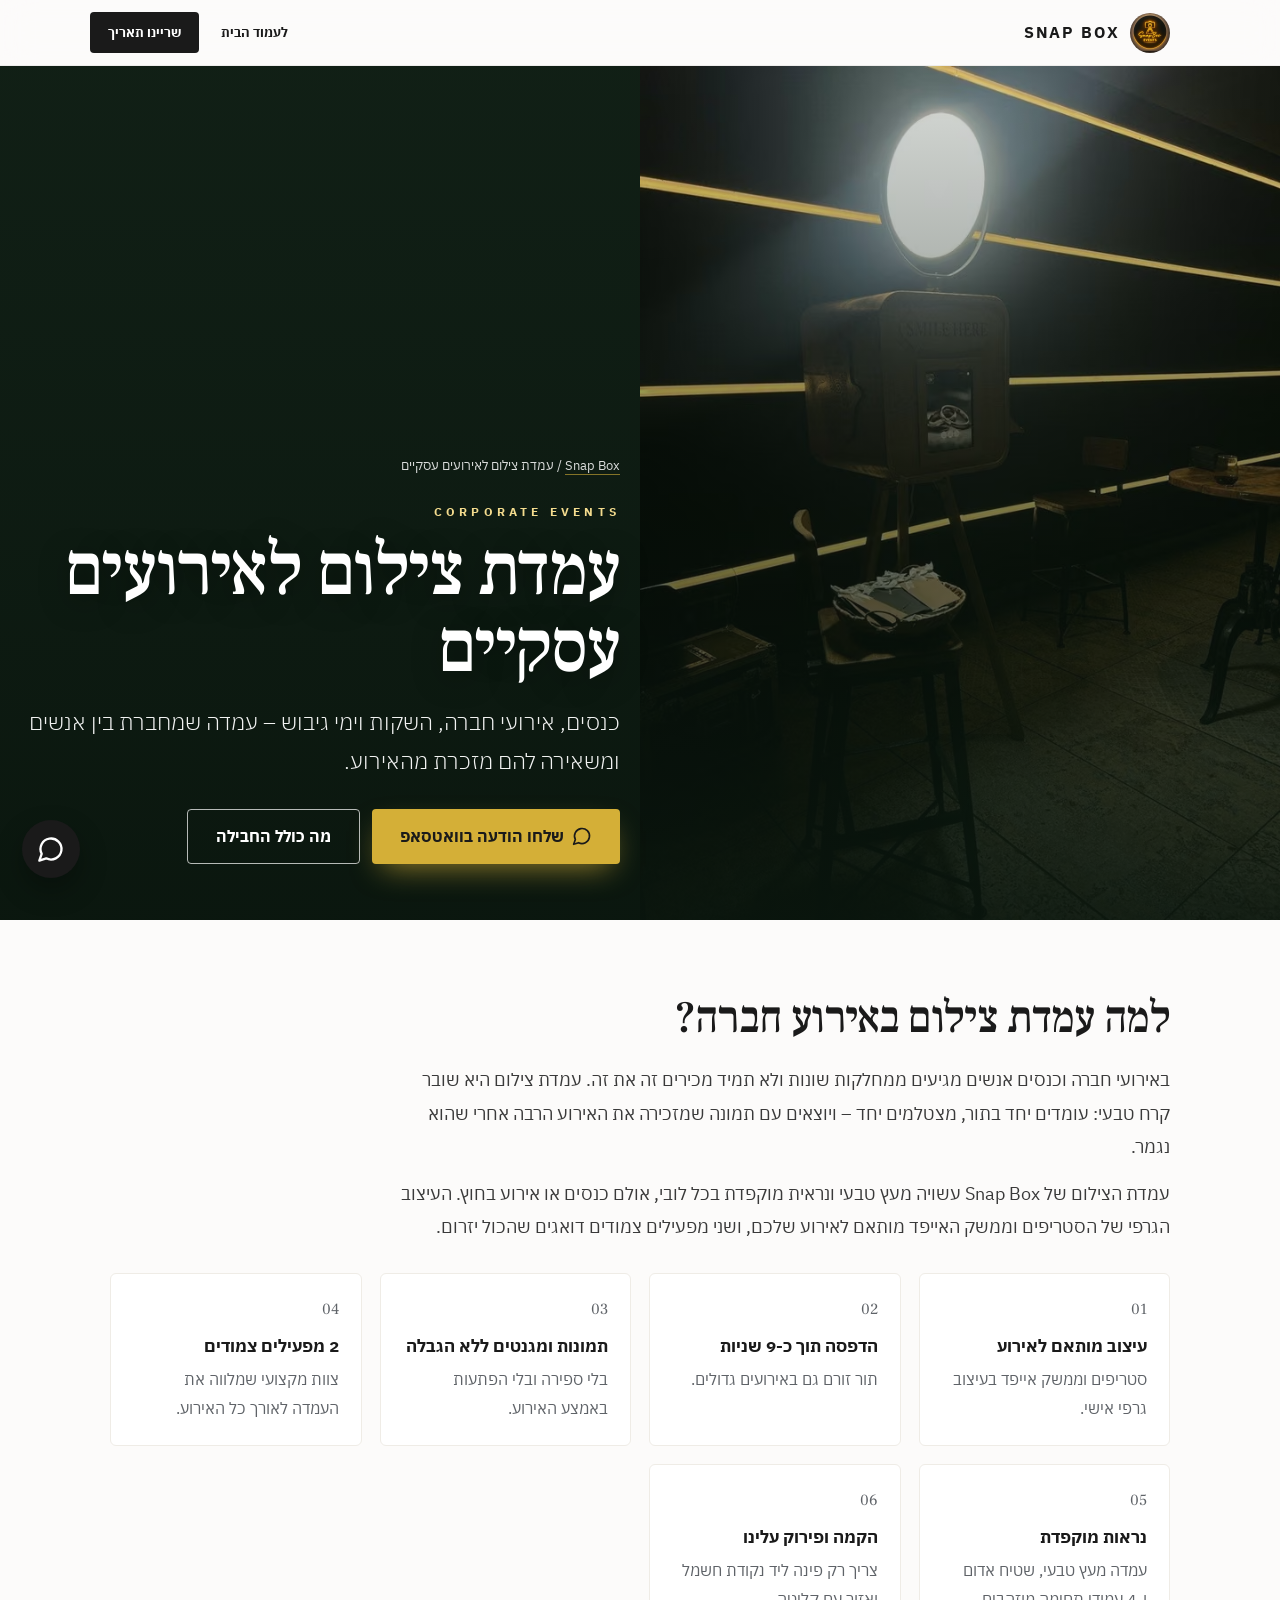
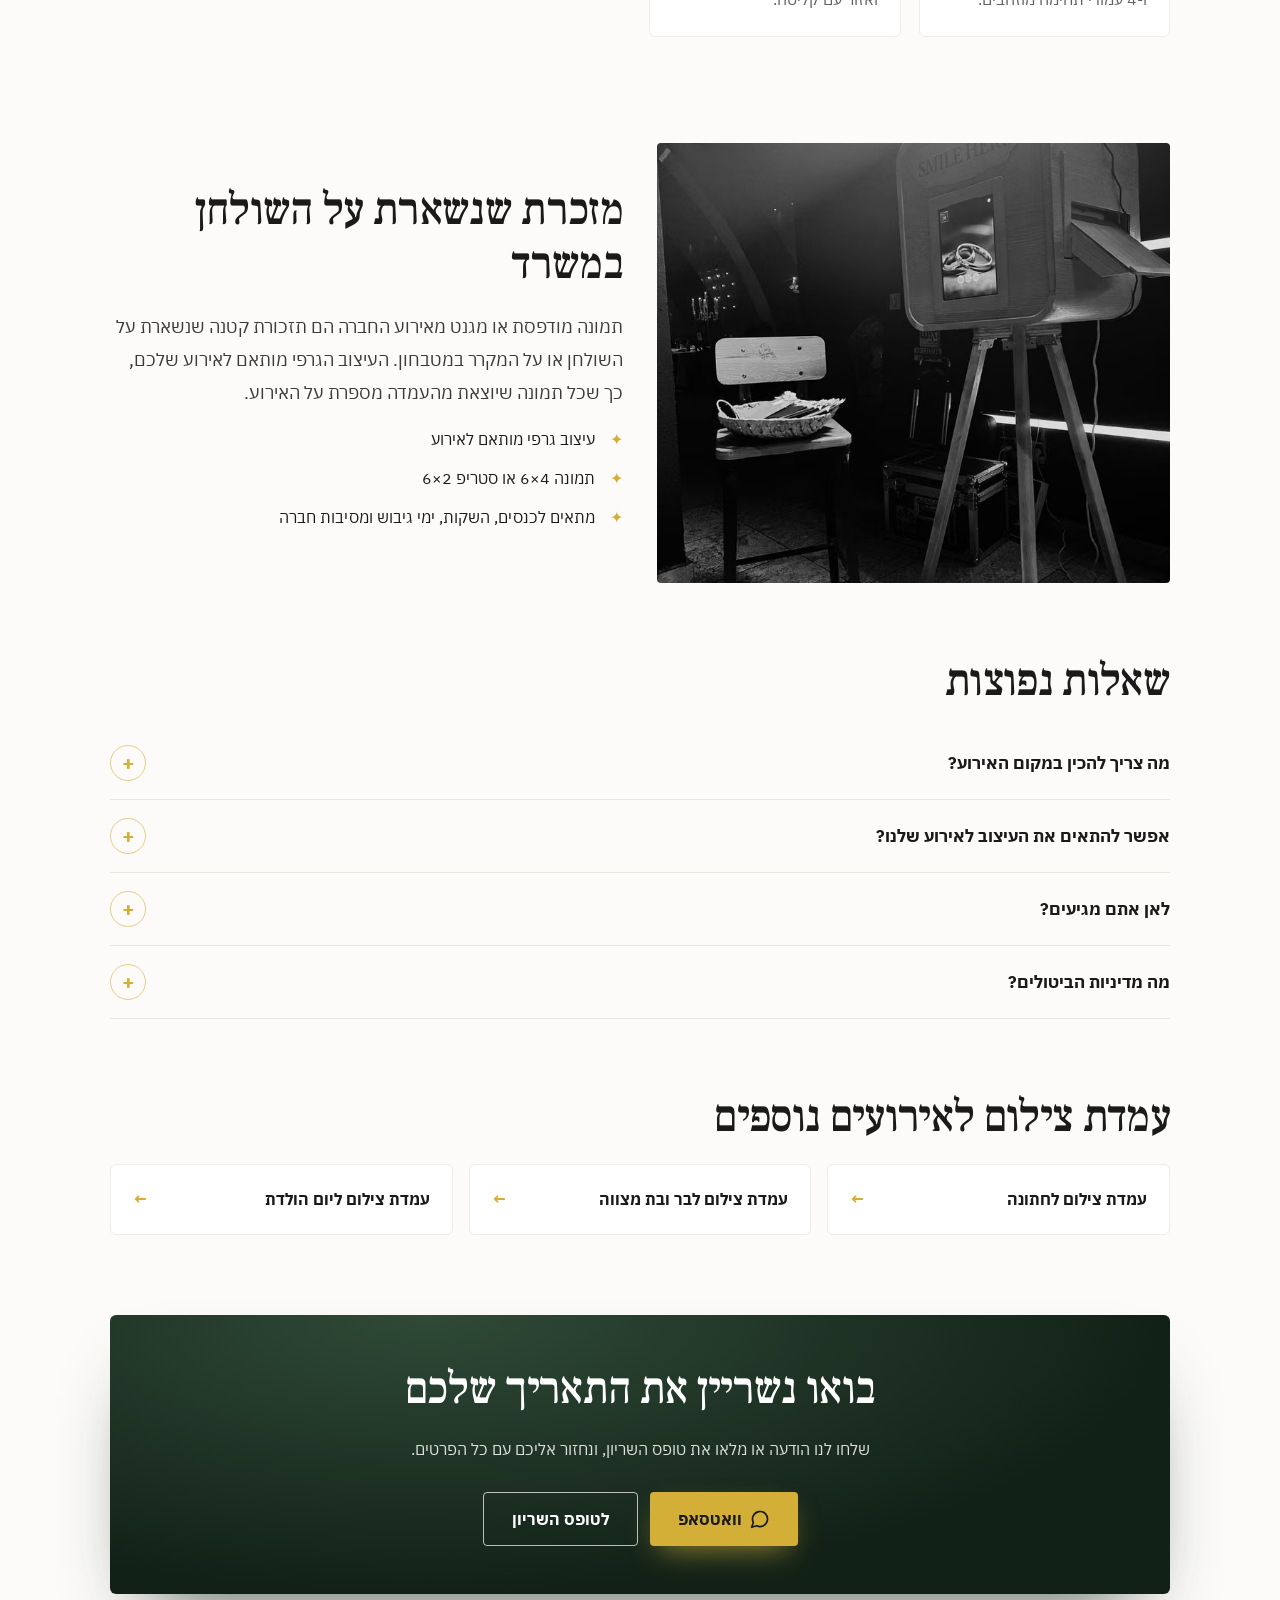
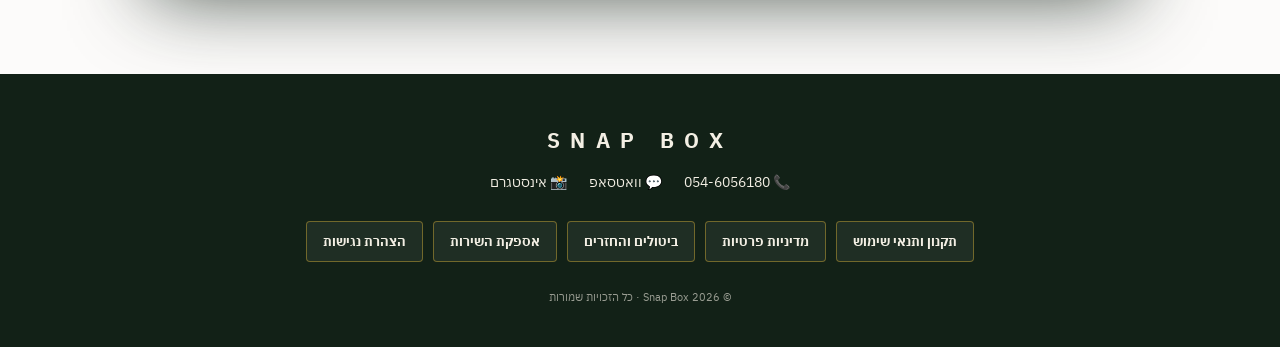
<file: corporate-event-photo-booth.html>
<!DOCTYPE html>
<html lang="he" dir="rtl">
<head>
    <meta charset="UTF-8">
    <meta name="viewport" content="width=device-width, initial-scale=1.0">
    <meta name="referrer" content="strict-origin-when-cross-origin">
    <title>עמדת צילום לאירועים עסקיים, כנסים ואירועי חברה | Snap Box</title>
    <meta name="description" content="עמדת צילום לאירועי חברה, כנסים וימי גיבוש: עיצוב מותאם לאירוע, הדפסה תוך כ-9 שניות, תמונות ומגנטים ללא הגבלה ו-2 מפעילים. בכל רחבי הארץ.">
    <meta name="robots" content="index, follow, max-image-preview:large">
    <link rel="canonical" href="https://snapbox.co.il/corporate-event-photo-booth.html">
    <meta name="theme-color" content="#122117">
    <meta property="og:type" content="website">
    <meta property="og:locale" content="he_IL">
    <meta property="og:site_name" content="Snap Box">
    <meta property="og:title" content="עמדת צילום לאירועים עסקיים, כנסים ואירועי חברה | Snap Box">
    <meta property="og:description" content="עמדת צילום לאירועי חברה, כנסים וימי גיבוש: עיצוב מותאם לאירוע, הדפסה תוך כ-9 שניות, תמונות ומגנטים ללא הגבלה ו-2 מפעילים. בכל רחבי הארץ.">
    <meta property="og:url" content="https://snapbox.co.il/corporate-event-photo-booth.html">
    <meta property="og:image" content="https://snapbox.co.il/wooden-photo-booth-ring-light.jpg">
    <meta name="twitter:card" content="summary_large_image">
    <link rel="icon" href="/favicon.ico?v=2" sizes="any">
    <link rel="icon" type="image/png" sizes="32x32" href="/favicon-32x32.png?v=2">
    <link rel="icon" type="image/png" sizes="16x16" href="/favicon-16x16.png?v=2">
    <link rel="apple-touch-icon" sizes="180x180" href="/apple-touch-icon.png?v=2">
    <link rel="manifest" href="/site.webmanifest">
    <link rel="preconnect" href="https://fonts.googleapis.com">
    <link rel="preconnect" href="https://fonts.gstatic.com" crossorigin>
    <link href="https://fonts.googleapis.com/css2?family=Frank+Ruhl+Libre:wght@400;500;700;800&family=IBM+Plex+Sans+Hebrew:wght@300;400;500;600;700&display=swap" rel="stylesheet">
    <link rel="stylesheet" href="pages.css?v=2">
    <script type="application/ld+json">
[
  {
    "@context": "https://schema.org",
    "@type": "Service",
    "name": "עמדת צילום לאירועים עסקיים",
    "serviceType": "עמדת צילום לאירועים",
    "description": "עמדת צילום לאירועי חברה, כנסים וימי גיבוש: עיצוב מותאם לאירוע, הדפסה תוך כ-9 שניות, תמונות ומגנטים ללא הגבלה ו-2 מפעילים. בכל רחבי הארץ.",
    "url": "https://snapbox.co.il/corporate-event-photo-booth.html",
    "image": "https://snapbox.co.il/wooden-photo-booth-ring-light.jpg",
    "areaServed": {
      "@type": "Country",
      "name": "Israel"
    },
    "provider": {
      "@type": "ProfessionalService",
      "name": "Snap Box",
      "url": "https://snapbox.co.il/",
      "telephone": "+972546056180",
      "email": "snapboxevent.official@gmail.com"
    }
  },
  {
    "@context": "https://schema.org",
    "@type": "BreadcrumbList",
    "itemListElement": [
      {
        "@type": "ListItem",
        "position": 1,
        "name": "Snap Box",
        "item": "https://snapbox.co.il/"
      },
      {
        "@type": "ListItem",
        "position": 2,
        "name": "עמדת צילום לאירועים עסקיים",
        "item": "https://snapbox.co.il/corporate-event-photo-booth.html"
      }
    ]
  },
  {
    "@context": "https://schema.org",
    "@type": "FAQPage",
    "mainEntity": [
      {
        "@type": "Question",
        "name": "מה צריך להכין במקום האירוע?",
        "acceptedAnswer": {
          "@type": "Answer",
          "text": "רק פינה קטנה ליד נקודת חשמל ואזור עם קליטה. את כל השאר אנחנו מביאים, מקימים ומפרקים בעצמנו."
        }
      },
      {
        "@type": "Question",
        "name": "אפשר להתאים את העיצוב לאירוע שלנו?",
        "acceptedAnswer": {
          "@type": "Answer",
          "text": "בהחלט. הסטריפים וממשק האייפד מעוצבים אישית לכל אירוע."
        }
      },
      {
        "@type": "Question",
        "name": "לאן אתם מגיעים?",
        "acceptedAnswer": {
          "@type": "Answer",
          "text": "אנחנו מגיעים לאירועים בכל רחבי הארץ. ציינו את מיקום האירוע בטופס ונחזור אליכם עם כל הפרטים."
        }
      },
      {
        "@type": "Question",
        "name": "מה מדיניות הביטולים?",
        "acceptedAnswer": {
          "@type": "Answer",
          "text": "כל הפרטים נמצאים במדיניות הביטולים וההחזרים שלנו."
        }
      }
    ]
  }
]
    </script>
</head>
<body>
    <a class="skip" href="#content">דלגו לתוכן הראשי</a>
    <header class="top">
        <div class="top-inner">
            <a class="brand" href="index.html" aria-label="Snap Box – לעמוד הבית"><picture><source srcset="logo-160.avif" type="image/avif"><source srcset="logo-160.webp" type="image/webp"><img src="logo.jpg" alt="" width="40" height="40"></picture>Snap Box</a>
            <nav class="top-links" aria-label="ניווט">
                <a class="home-link" href="index.html">לעמוד הבית</a>
                <a class="cta-small" href="index.html#contact-form">שריינו תאריך</a>
            </nav>
        </div>
    </header>

    <div class="hero">
        <picture><source srcset="wooden-photo-booth-ring-light-720.avif 720w, wooden-photo-booth-ring-light.avif 960w" sizes="(max-width: 768px) 100vw, 50vw" type="image/avif"><source srcset="wooden-photo-booth-ring-light-720.webp 720w, wooden-photo-booth-ring-light.webp 960w" sizes="(max-width: 768px) 100vw, 50vw" type="image/webp"><img src="wooden-photo-booth-ring-light.jpg" alt="עמדת הצילום מעץ של Snap Box עם טבעת אור באולם אירועים" fetchpriority="high"></picture>
        <div class="hero-inner">
            <nav class="crumbs" aria-label="פירורי לחם"><a href="index.html">Snap Box</a> / <span aria-current="page">עמדת צילום לאירועים עסקיים</span></nav>
            <span class="kicker">CORPORATE EVENTS</span>
            <h1>עמדת צילום לאירועים עסקיים</h1>
            <p>כנסים, אירועי חברה, השקות וימי גיבוש – עמדה שמחברת בין אנשים ומשאירה להם מזכרת מהאירוע.</p>
            <div class="hero-actions">
                <a class="btn btn-gold" href="https://wa.me/972546056180?text=%D7%94%D7%99%D7%99%21%20%D7%9E%D7%AA%D7%A2%D7%A0%D7%99%D7%99%D7%A0%D7%99%D7%9D%20%D7%91%D7%A2%D7%9E%D7%93%D7%AA%20%D7%A6%D7%99%D7%9C%D7%95%D7%9D%20%D7%9C%D7%90%D7%99%D7%A8%D7%95%D7%A2%20%D7%A2%D7%A1%D7%A7%D7%99%20%F0%9F%8F%A2%20%D7%90%D7%A4%D7%A9%D7%A8%20%D7%A4%D7%A8%D7%98%D7%99%D7%9D%3F" target="_blank" rel="noopener noreferrer"><svg viewBox="0 0 24 24" fill="none" stroke="currentColor" stroke-width="2" stroke-linecap="round" stroke-linejoin="round" aria-hidden="true"><path d="M7.9 20A9 9 0 1 0 4 16.1L2 22Z"/></svg> שלחו הודעה בוואטסאפ</a>
                <a class="btn btn-ghost" href="index.html#package">מה כולל החבילה</a>
            </div>
        </div>
    </div>

    <main id="content">
        <section>
            <h2>למה עמדת צילום באירוע חברה?</h2>
            <p class="lead">באירועי חברה וכנסים אנשים מגיעים ממחלקות שונות ולא תמיד מכירים זה את זה. עמדת צילום היא שובר קרח טבעי: עומדים יחד בתור, מצטלמים יחד – ויוצאים עם תמונה שמזכירה את האירוע הרבה אחרי שהוא נגמר.</p>
            <p class="lead">עמדת הצילום של Snap Box עשויה מעץ טבעי ונראית מוקפדת בכל לובי, אולם כנסים או אירוע בחוץ. העיצוב הגרפי של הסטריפים וממשק האייפד מותאם לאירוע שלכם, ושני מפעילים צמודים דואגים שהכול יזרום.</p>
            <ul class="features">
                <li><span class="num">01</span><b>עיצוב מותאם לאירוע</b><span>סטריפים וממשק אייפד בעיצוב גרפי אישי.</span></li>
                <li><span class="num">02</span><b>הדפסה תוך כ-9 שניות</b><span>תור זורם גם באירועים גדולים.</span></li>
                <li><span class="num">03</span><b>תמונות ומגנטים ללא הגבלה</b><span>בלי ספירה ובלי הפתעות באמצע האירוע.</span></li>
                <li><span class="num">04</span><b>2 מפעילים צמודים</b><span>צוות מקצועי שמלווה את העמדה לאורך כל האירוע.</span></li>
                <li><span class="num">05</span><b>נראות מוקפדת</b><span>עמדה מעץ טבעי, שטיח אדום ו-4 עמודי תחימה מוזהבים.</span></li>
                <li><span class="num">06</span><b>הקמה ופירוק עלינו</b><span>צריך רק פינה ליד נקודת חשמל ואזור עם קליטה.</span></li>
            </ul>
        </section>

        <section>
            <div class="split">
                <picture><source srcset="wooden-photo-booth-black-white-720.avif 720w, wooden-photo-booth-black-white.avif 960w" sizes="(max-width: 768px) 100vw, 50vw" type="image/avif"><source srcset="wooden-photo-booth-black-white-720.webp 720w, wooden-photo-booth-black-white.webp 960w" sizes="(max-width: 768px) 100vw, 50vw" type="image/webp"><img src="wooden-photo-booth-black-white.jpg" alt="עמדת צילום מעץ טבעי עם טבעת אור ומדפסת" loading="lazy" decoding="async"></picture>
                <div>
                    <h2>מזכרת שנשארת על השולחן במשרד</h2>
                    <p class="lead">תמונה מודפסת או מגנט מאירוע החברה הם תזכורת קטנה שנשארת על השולחן או על המקרר במטבחון. העיצוב הגרפי מותאם לאירוע שלכם, כך שכל תמונה שיוצאת מהעמדה מספרת על האירוע.</p>
                    <ul class="check">
                    <li>עיצוב גרפי מותאם לאירוע</li>
                    <li>תמונה 4×6 או סטריפ 2×6</li>
                    <li>מתאים לכנסים, השקות, ימי גיבוש ומסיבות חברה</li>
                    </ul>
                </div>
            </div>
        </section>

        <section class="faq">
            <h2>שאלות נפוצות</h2>
            <details>
                <summary>מה צריך להכין במקום האירוע?</summary>
                <p>רק פינה קטנה ליד נקודת חשמל ואזור עם קליטה. את כל השאר אנחנו מביאים, מקימים ומפרקים בעצמנו.</p>
            </details>
            <details>
                <summary>אפשר להתאים את העיצוב לאירוע שלנו?</summary>
                <p>בהחלט. הסטריפים וממשק האייפד מעוצבים אישית לכל אירוע.</p>
            </details>
            <details>
                <summary>לאן אתם מגיעים?</summary>
                <p>אנחנו מגיעים לאירועים בכל רחבי הארץ. ציינו את מיקום האירוע בטופס ונחזור אליכם עם כל הפרטים.</p>
            </details>
            <details>
                <summary>מה מדיניות הביטולים?</summary>
                <p>כל הפרטים נמצאים ב<a href="refund-policy.html">מדיניות הביטולים וההחזרים</a> שלנו.</p>
            </details>
        </section>

        <section>
            <h2>עמדת צילום לאירועים נוספים</h2>
            <div class="others">
            <a href="wedding-photo-booth.html">עמדת צילום לחתונה <span aria-hidden="true">←</span></a>
            <a href="bar-mitzvah-photo-booth.html">עמדת צילום לבר ובת מצווה <span aria-hidden="true">←</span></a>
            <a href="birthday-photo-booth.html">עמדת צילום ליום הולדת <span aria-hidden="true">←</span></a>
            </div>
        </section>
    </main>

    <div class="cta-band">
        <div class="cta-box">
            <h2>בואו נשריין את התאריך שלכם</h2>
            <p>שלחו לנו הודעה או מלאו את טופס השריון, ונחזור אליכם עם כל הפרטים.</p>
            <div class="hero-actions">
                <a class="btn btn-gold" href="https://wa.me/972546056180?text=%D7%94%D7%99%D7%99%21%20%D7%9E%D7%AA%D7%A2%D7%A0%D7%99%D7%99%D7%A0%D7%99%D7%9D%20%D7%91%D7%A2%D7%9E%D7%93%D7%AA%20%D7%A6%D7%99%D7%9C%D7%95%D7%9D%20%D7%9C%D7%90%D7%99%D7%A8%D7%95%D7%A2%20%D7%A2%D7%A1%D7%A7%D7%99%20%F0%9F%8F%A2%20%D7%90%D7%A4%D7%A9%D7%A8%20%D7%A4%D7%A8%D7%98%D7%99%D7%9D%3F" target="_blank" rel="noopener noreferrer"><svg viewBox="0 0 24 24" fill="none" stroke="currentColor" stroke-width="2" stroke-linecap="round" stroke-linejoin="round" aria-hidden="true"><path d="M7.9 20A9 9 0 1 0 4 16.1L2 22Z"/></svg> וואטסאפ</a>
                <a class="btn btn-ghost" href="index.html#contact-form">לטופס השריון</a>
            </div>
        </div>
    </div>

    <footer>
        <div class="name">SNAP BOX</div>
        <div class="contact">
            <a href="tel:+972546056180">📞 <span dir="ltr">054-6056180</span></a>
            <a href="https://wa.me/972546056180" target="_blank" rel="noopener noreferrer">💬 וואטסאפ</a>
            <a href="https://www.instagram.com/snapbox_event.official" target="_blank" rel="noopener noreferrer">📸 אינסטגרם</a>
        </div>
        <nav class="legal" aria-label="מידע משפטי">
            <a href="terms.html">תקנון ותנאי שימוש</a>
            <a href="privacy.html">מדיניות פרטיות</a>
            <a href="refund-policy.html">ביטולים והחזרים</a>
            <a href="delivery-policy.html">אספקת השירות</a>
            <a href="accessibility.html">הצהרת נגישות</a>
        </nav>
        <small>© 2026 Snap Box · כל הזכויות שמורות</small>
    </footer>

    <a class="wa-float" href="https://wa.me/972546056180?text=%D7%94%D7%99%D7%99%21%20%D7%9E%D7%AA%D7%A2%D7%A0%D7%99%D7%99%D7%A0%D7%99%D7%9D%20%D7%91%D7%A2%D7%9E%D7%93%D7%AA%20%D7%A6%D7%99%D7%9C%D7%95%D7%9D%20%D7%9C%D7%90%D7%99%D7%A8%D7%95%D7%A2%20%D7%A2%D7%A1%D7%A7%D7%99%20%F0%9F%8F%A2%20%D7%90%D7%A4%D7%A9%D7%A8%20%D7%A4%D7%A8%D7%98%D7%99%D7%9D%3F" target="_blank" rel="noopener noreferrer" aria-label="שלחו לנו הודעה בוואטסאפ"><svg viewBox="0 0 24 24" fill="none" stroke="currentColor" stroke-width="2" stroke-linecap="round" stroke-linejoin="round" aria-hidden="true"><path d="M7.9 20A9 9 0 1 0 4 16.1L2 22Z"/></svg></a>
</body>
</html>
</file>
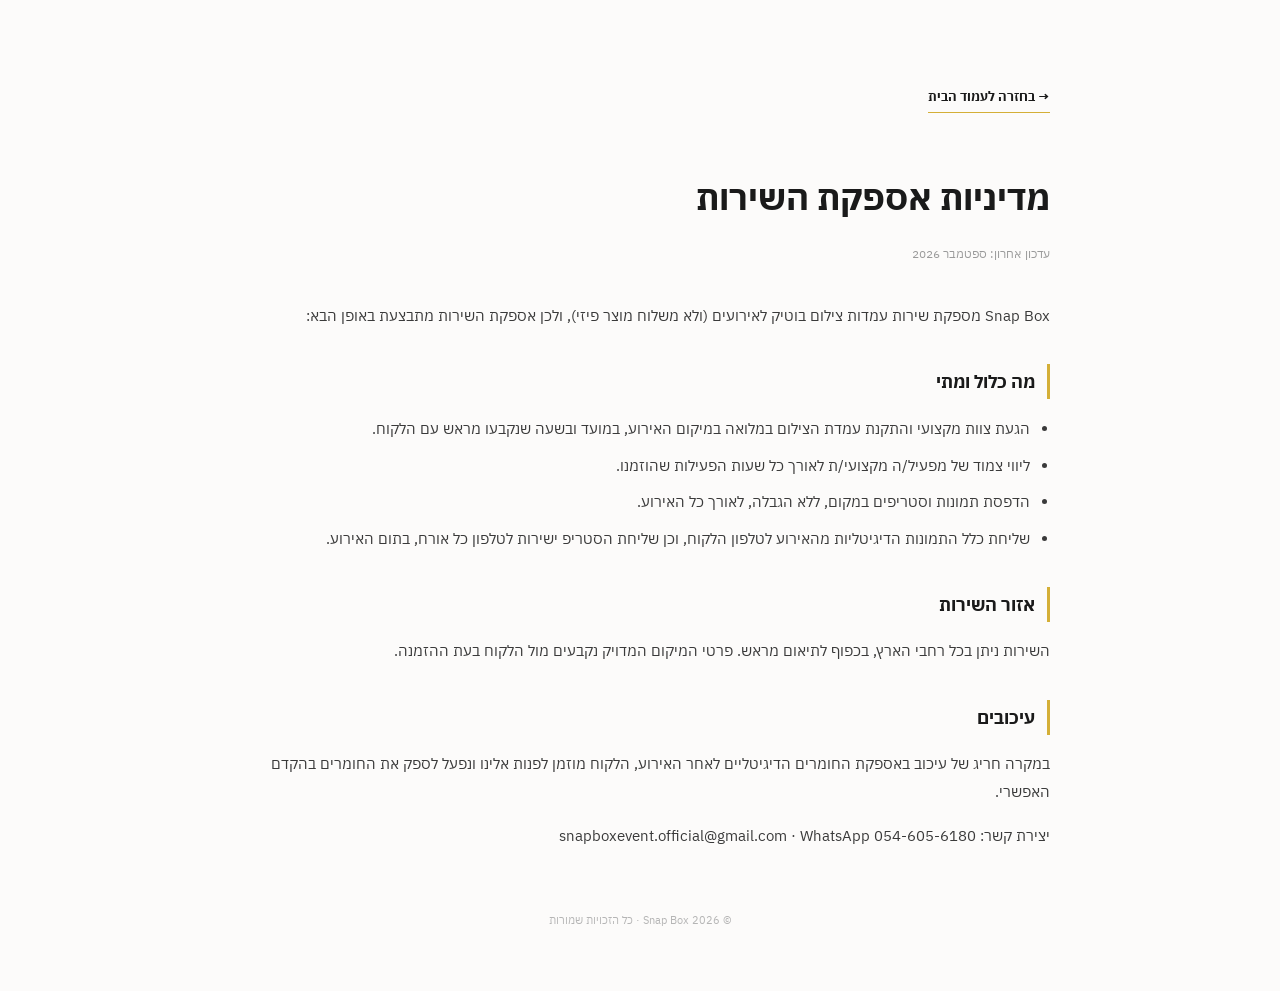
<file: delivery-policy.html>
<!DOCTYPE html>
<html lang="he" dir="rtl">
<head>
<meta charset="UTF-8">
<meta name="viewport" content="width=device-width, initial-scale=1.0">
<title>מדיניות אספקת השירות | Snap Box</title>
<meta name="description" content="מדיניות אספקת השירות של Snap Box – הגעה, הקמה ופירוק של עמדת הצילום באירוע.">
<link rel="icon" href="/favicon.ico?v=2" sizes="any">
<link rel="icon" type="image/png" sizes="32x32" href="/favicon-32x32.png?v=2">
<link rel="icon" type="image/png" sizes="16x16" href="/favicon-16x16.png?v=2">
<link rel="apple-touch-icon" sizes="180x180" href="/apple-touch-icon.png?v=2">
<link rel="manifest" href="/site.webmanifest">
<link href="https://fonts.googleapis.com/css2?family=Frank+Ruhl+Libre:wght@400;500;700;800&family=IBM+Plex+Sans+Hebrew:wght@300;400;500;600;700&display=swap" rel="stylesheet">
<style>
  body { font-family:'IBM Plex Sans Hebrew',sans-serif; background:#FCFBFA; color:#1A1A1A; max-width:820px; margin:0 auto; padding:80px 24px 60px; line-height:1.9; }
  a.back { display:inline-block; margin-bottom:28px; color:#1A1A1A; text-decoration:none; font-size:13px; font-weight:700; border-bottom:1px solid #D4AF37; padding-bottom:2px; }
  h1 { font-size:2.2rem; margin-bottom:8px; }
  .updated { color:#9a9a9a; font-size:12px; margin-bottom:36px; }
  h2 { font-size:1.15rem; margin-top:34px; margin-bottom:10px; color:#1A1A1A; border-right:3px solid #D4AF37; padding-right:12px; }
  p, li { color:#3a3a3a; font-size:15px; }
  ul { padding-right:20px; }
  li { margin-bottom:8px; }
  footer { margin-top:60px; font-size:11px; color:#b5b5b5; text-align:center; }
</style>
</head>
<body>
  <a class="back" href="index.html">→ בחזרה לעמוד הבית</a>
  <h1>מדיניות אספקת השירות</h1>
  <p class="updated">עדכון אחרון: ספטמבר 2026</p>

  <p>Snap Box מספקת שירות עמדות צילום בוטיק לאירועים (ולא משלוח מוצר פיזי), ולכן אספקת השירות מתבצעת באופן הבא:</p>

  <h2>מה כלול ומתי</h2>
  <ul>
    <li>הגעת צוות מקצועי והתקנת עמדת הצילום במלואה במיקום האירוע, במועד ובשעה שנקבעו מראש עם הלקוח.</li>
    <li>ליווי צמוד של מפעיל/ה מקצועי/ת לאורך כל שעות הפעילות שהוזמנו.</li>
    <li>הדפסת תמונות וסטריפים במקום, ללא הגבלה, לאורך כל האירוע.</li>
    <li>שליחת כלל התמונות הדיגיטליות מהאירוע לטלפון הלקוח, וכן שליחת הסטריפ ישירות לטלפון כל אורח, בתום האירוע.</li>
  </ul>

  <h2>אזור השירות</h2>
  <p>השירות ניתן בכל רחבי הארץ, בכפוף לתיאום מראש. פרטי המיקום המדויק נקבעים מול הלקוח בעת ההזמנה.</p>

  <h2>עיכובים</h2>
  <p>במקרה חריג של עיכוב באספקת החומרים הדיגיטליים לאחר האירוע, הלקוח מוזמן לפנות אלינו ונפעל לספק את החומרים בהקדם האפשרי.</p>

  <p>יצירת קשר: snapboxevent.official@gmail.com · WhatsApp 054-605-6180</p>

  <footer>© 2026 Snap Box · כל הזכויות שמורות</footer>
</body>
</html>
</file>
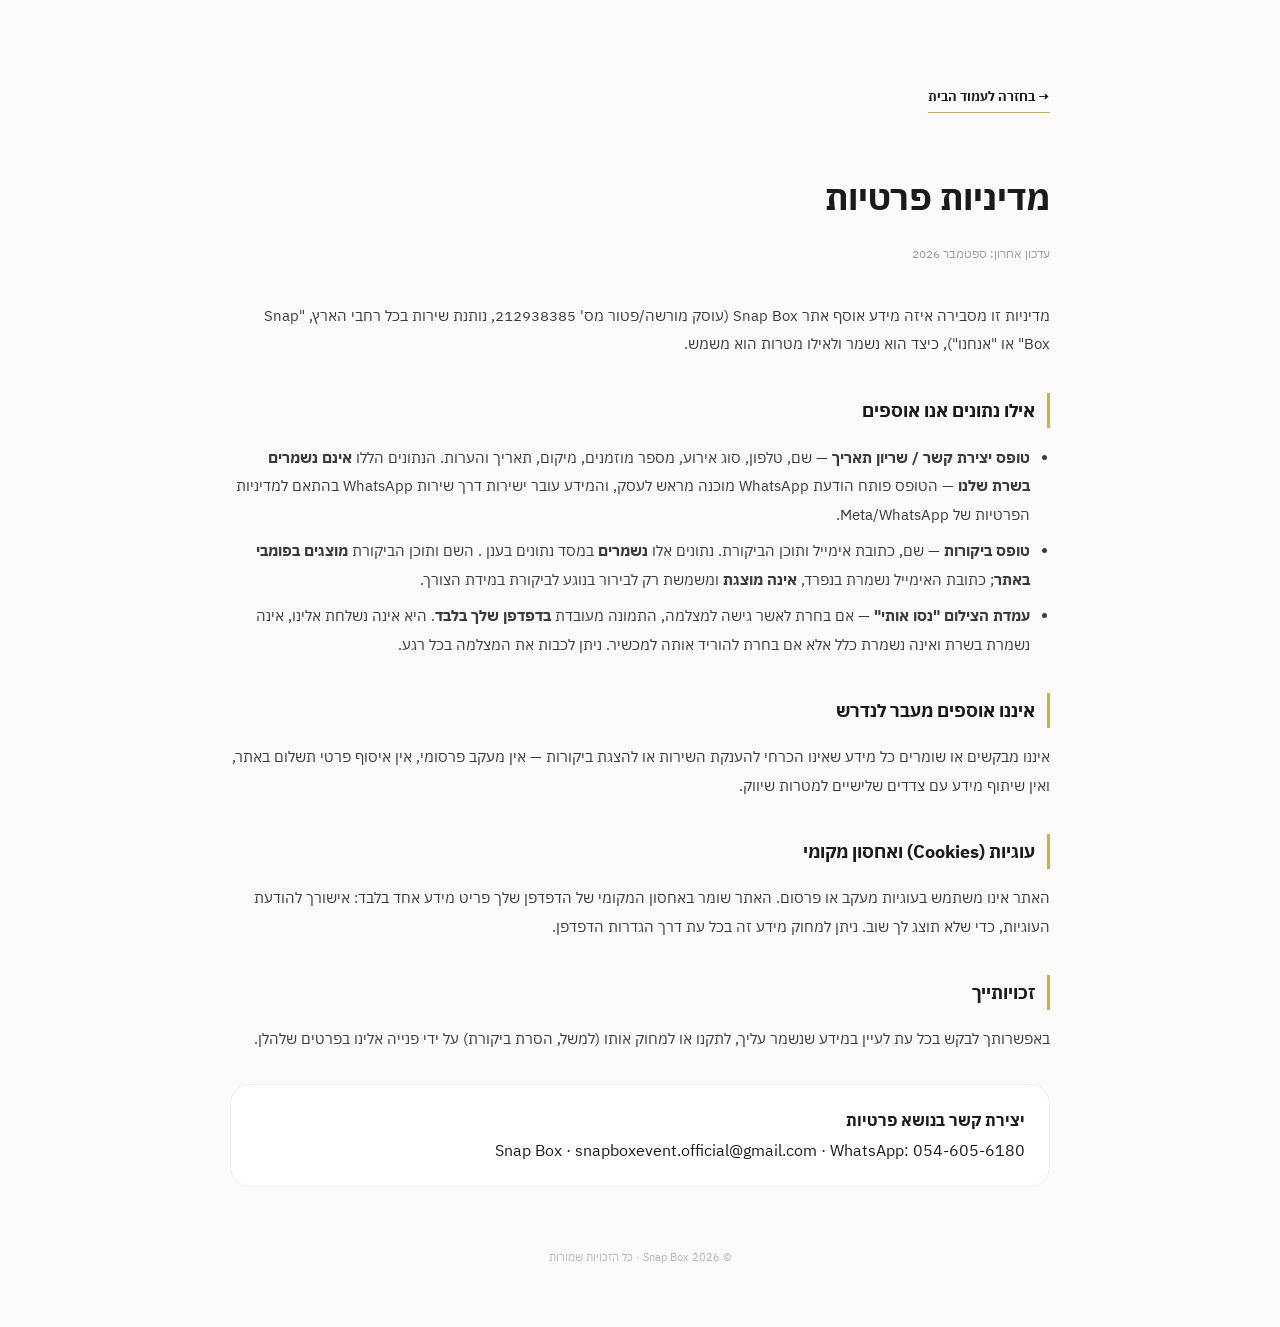
<file: privacy.html>
<!DOCTYPE html>
<html lang="he" dir="rtl">
<head>
<meta charset="UTF-8">
<meta name="viewport" content="width=device-width, initial-scale=1.0">
<title>מדיניות פרטיות | Snap Box</title>
<meta name="description" content="מדיניות הפרטיות של Snap Box – איזה מידע נאסף באתר, למה הוא משמש ואיך הוא מוגן.">
<link rel="icon" href="/favicon.ico?v=2" sizes="any">
<link rel="icon" type="image/png" sizes="32x32" href="/favicon-32x32.png?v=2">
<link rel="icon" type="image/png" sizes="16x16" href="/favicon-16x16.png?v=2">
<link rel="apple-touch-icon" sizes="180x180" href="/apple-touch-icon.png?v=2">
<link rel="manifest" href="/site.webmanifest">
<link href="https://fonts.googleapis.com/css2?family=Frank+Ruhl+Libre:wght@400;500;700;800&family=IBM+Plex+Sans+Hebrew:wght@300;400;500;600;700&display=swap" rel="stylesheet">
<style>
  body { font-family:'IBM Plex Sans Hebrew',sans-serif; background:#FCFBFA; color:#1A1A1A; max-width:820px; margin:0 auto; padding:80px 24px 60px; line-height:1.9; }
  a.back { display:inline-block; margin-bottom:28px; color:#1A1A1A; text-decoration:none; font-size:13px; font-weight:700; border-bottom:1px solid #D4AF37; padding-bottom:2px; }
  h1 { font-size:2.2rem; margin-bottom:8px; }
  .updated { color:#9a9a9a; font-size:12px; margin-bottom:36px; }
  h2 { font-size:1.15rem; margin-top:34px; margin-bottom:10px; color:#1A1A1A; border-right:3px solid #D4AF37; padding-right:12px; }
  p, li { color:#3a3a3a; font-size:15px; }
  ul { padding-right:20px; }
  li { margin-bottom:8px; }
  .contact-box { background:#fff; border:1px solid #eee; border-radius:20px; padding:20px 24px; margin-top:30px; }
  footer { margin-top:60px; font-size:11px; color:#b5b5b5; text-align:center; }
</style>
</head>
<body>
  <a class="back" href="index.html">→ בחזרה לעמוד הבית</a>
  <h1>מדיניות פרטיות</h1>
  <p class="updated">עדכון אחרון: ספטמבר 2026</p>

  <p>מדיניות זו מסבירה איזה מידע אוסף אתר Snap Box (עוסק מורשה/פטור מס' 212938385, נותנת שירות בכל רחבי הארץ, "Snap Box" או "אנחנו"), כיצד הוא נשמר ולאילו מטרות הוא משמש.</p>

  <h2>אילו נתונים אנו אוספים</h2>
  <ul>
    <li><b>טופס יצירת קשר / שריון תאריך</b> — שם, טלפון, סוג אירוע, מספר מוזמנים, מיקום, תאריך והערות. הנתונים הללו <b>אינם נשמרים בשרת שלנו</b> — הטופס פותח הודעת WhatsApp מוכנה מראש לעסק, והמידע עובר ישירות דרך שירות WhatsApp בהתאם למדיניות הפרטיות של Meta/WhatsApp.</li>
    <li><b>טופס ביקורות</b> — שם, כתובת אימייל ותוכן הביקורת. נתונים אלו <b>נשמרים</b> במסד נתונים בענן . השם ותוכן הביקורת <b>מוצגים בפומבי באתר</b>; כתובת האימייל נשמרת בנפרד, <b>אינה מוצגת</b> ומשמשת רק לבירור בנוגע לביקורת במידת הצורך.</li>
    <li><b>עמדת הצילום "נסו אותי"</b> — אם בחרת לאשר גישה למצלמה, התמונה מעובדת <b>בדפדפן שלך בלבד</b>. היא אינה נשלחת אלינו, אינה נשמרת בשרת ואינה נשמרת כלל אלא אם בחרת להוריד אותה למכשיר. ניתן לכבות את המצלמה בכל רגע.</li>
  </ul>

  <h2>איננו אוספים מעבר לנדרש</h2>
  <p>איננו מבקשים או שומרים כל מידע שאינו הכרחי להענקת השירות או להצגת ביקורות — אין מעקב פרסומי, אין איסוף פרטי תשלום באתר, ואין שיתוף מידע עם צדדים שלישיים למטרות שיווק.</p>



  <h2>עוגיות (Cookies) ואחסון מקומי</h2>
  <p>האתר אינו משתמש בעוגיות מעקב או פרסום. האתר שומר באחסון המקומי של הדפדפן שלך  פריט מידע אחד בלבד: אישורך להודעת העוגיות, כדי שלא תוצג לך שוב. ניתן למחוק מידע זה בכל עת דרך הגדרות הדפדפן.</p>

  <h2>זכויותייך</h2>
  <p>באפשרותך לבקש בכל עת לעיין במידע שנשמר עליך, לתקנו או למחוק אותו (למשל, הסרת ביקורת) על ידי פנייה אלינו בפרטים שלהלן.</p>

  <div class="contact-box">
    <b>יצירת קשר בנושא פרטיות</b><br>
    Snap Box · snapboxevent.official@gmail.com · WhatsApp: 054-605-6180
  </div>

  <footer>© 2026 Snap Box · כל הזכויות שמורות</footer>
</body>
</html>
</file>
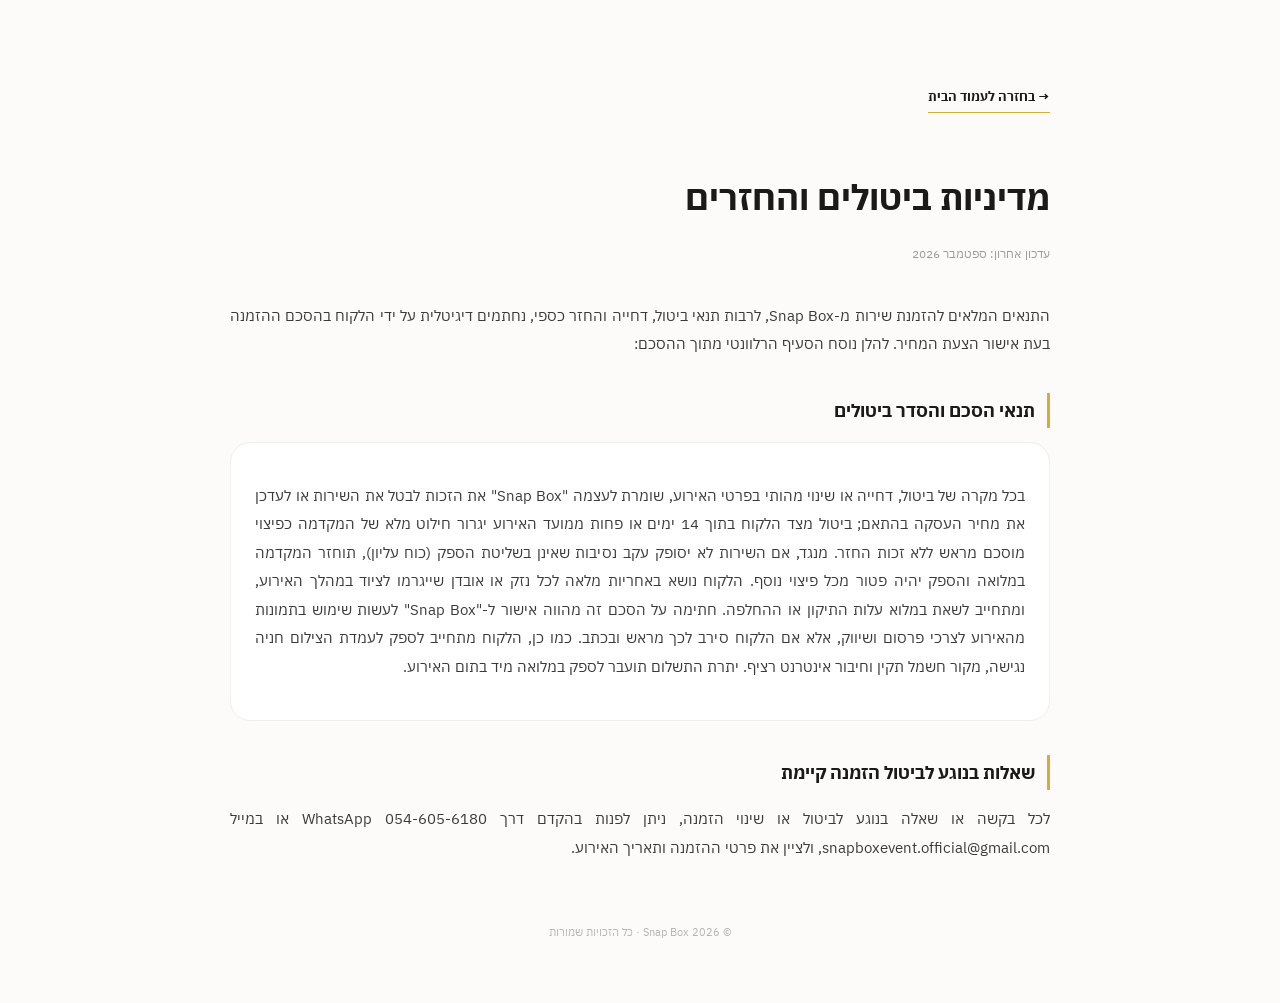
<file: refund-policy.html>
<!DOCTYPE html>
<html lang="he" dir="rtl">
<head>
<meta charset="UTF-8">
<meta name="viewport" content="width=device-width, initial-scale=1.0">
<title>מדיניות ביטולים והחזרים | Snap Box</title>
<meta name="description" content="מדיניות הביטולים וההחזרים של Snap Box לשריון עמדת צילום לאירוע.">
<link rel="icon" href="/favicon.ico?v=2" sizes="any">
<link rel="icon" type="image/png" sizes="32x32" href="/favicon-32x32.png?v=2">
<link rel="icon" type="image/png" sizes="16x16" href="/favicon-16x16.png?v=2">
<link rel="apple-touch-icon" sizes="180x180" href="/apple-touch-icon.png?v=2">
<link rel="manifest" href="/site.webmanifest">
<link href="https://fonts.googleapis.com/css2?family=Frank+Ruhl+Libre:wght@400;500;700;800&family=IBM+Plex+Sans+Hebrew:wght@300;400;500;600;700&display=swap" rel="stylesheet">
<style>
  body { font-family:'IBM Plex Sans Hebrew',sans-serif; background:#FCFBFA; color:#1A1A1A; max-width:820px; margin:0 auto; padding:80px 24px 60px; line-height:1.9; }
  a.back { display:inline-block; margin-bottom:28px; color:#1A1A1A; text-decoration:none; font-size:13px; font-weight:700; border-bottom:1px solid #D4AF37; padding-bottom:2px; }
  h1 { font-size:2.2rem; margin-bottom:8px; }
  .updated { color:#9a9a9a; font-size:12px; margin-bottom:36px; }
  h2 { font-size:1.15rem; margin-top:34px; margin-bottom:10px; color:#1A1A1A; border-right:3px solid #D4AF37; padding-right:12px; }
  p, li { color:#3a3a3a; font-size:15px; text-align:justify; }
  .quote-box { background:#fff; border:1px solid #eee; border-radius:20px; padding:24px; margin-top:14px; }
  footer { margin-top:60px; font-size:11px; color:#b5b5b5; text-align:center; }
</style>
</head>
<body>
  <a class="back" href="index.html">→ בחזרה לעמוד הבית</a>
  <h1>מדיניות ביטולים והחזרים</h1>
  <p class="updated">עדכון אחרון: ספטמבר 2026</p>

  <p>התנאים המלאים להזמנת שירות מ-Snap Box, לרבות תנאי ביטול, דחייה והחזר כספי, נחתמים דיגיטלית על ידי הלקוח בהסכם ההזמנה בעת אישור הצעת המחיר. להלן נוסח הסעיף הרלוונטי מתוך ההסכם:</p>

  <h2>תנאי הסכם והסדר ביטולים</h2>
  <div class="quote-box">
    <p>בכל מקרה של ביטול, דחייה או שינוי מהותי בפרטי האירוע, שומרת לעצמה "Snap Box" את הזכות לבטל את השירות או לעדכן את מחיר העסקה בהתאם; ביטול מצד הלקוח בתוך 14 ימים או פחות ממועד האירוע יגרור חילוט מלא של המקדמה כפיצוי מוסכם מראש ללא זכות החזר. מנגד, אם השירות לא יסופק עקב נסיבות שאינן בשליטת הספק (כוח עליון), תוחזר המקדמה במלואה והספק יהיה פטור מכל פיצוי נוסף. הלקוח נושא באחריות מלאה לכל נזק או אובדן שייגרמו לציוד במהלך האירוע, ומתחייב לשאת במלוא עלות התיקון או ההחלפה. חתימה על הסכם זה מהווה אישור ל-"Snap Box" לעשות שימוש בתמונות מהאירוע לצרכי פרסום ושיווק, אלא אם הלקוח סירב לכך מראש ובכתב. כמו כן, הלקוח מתחייב לספק לעמדת הצילום חניה נגישה, מקור חשמל תקין וחיבור אינטרנט רציף. יתרת התשלום תועבר לספק במלואה מיד בתום האירוע.</p>
  </div>

  <h2>שאלות בנוגע לביטול הזמנה קיימת</h2>
  <p>לכל בקשה או שאלה בנוגע לביטול או שינוי הזמנה, ניתן לפנות בהקדם דרך WhatsApp 054-605-6180 או במייל snapboxevent.official@gmail.com, ולציין את פרטי ההזמנה ותאריך האירוע.</p>

  <footer>© 2026 Snap Box · כל הזכויות שמורות</footer>
</body>
</html>
</file>
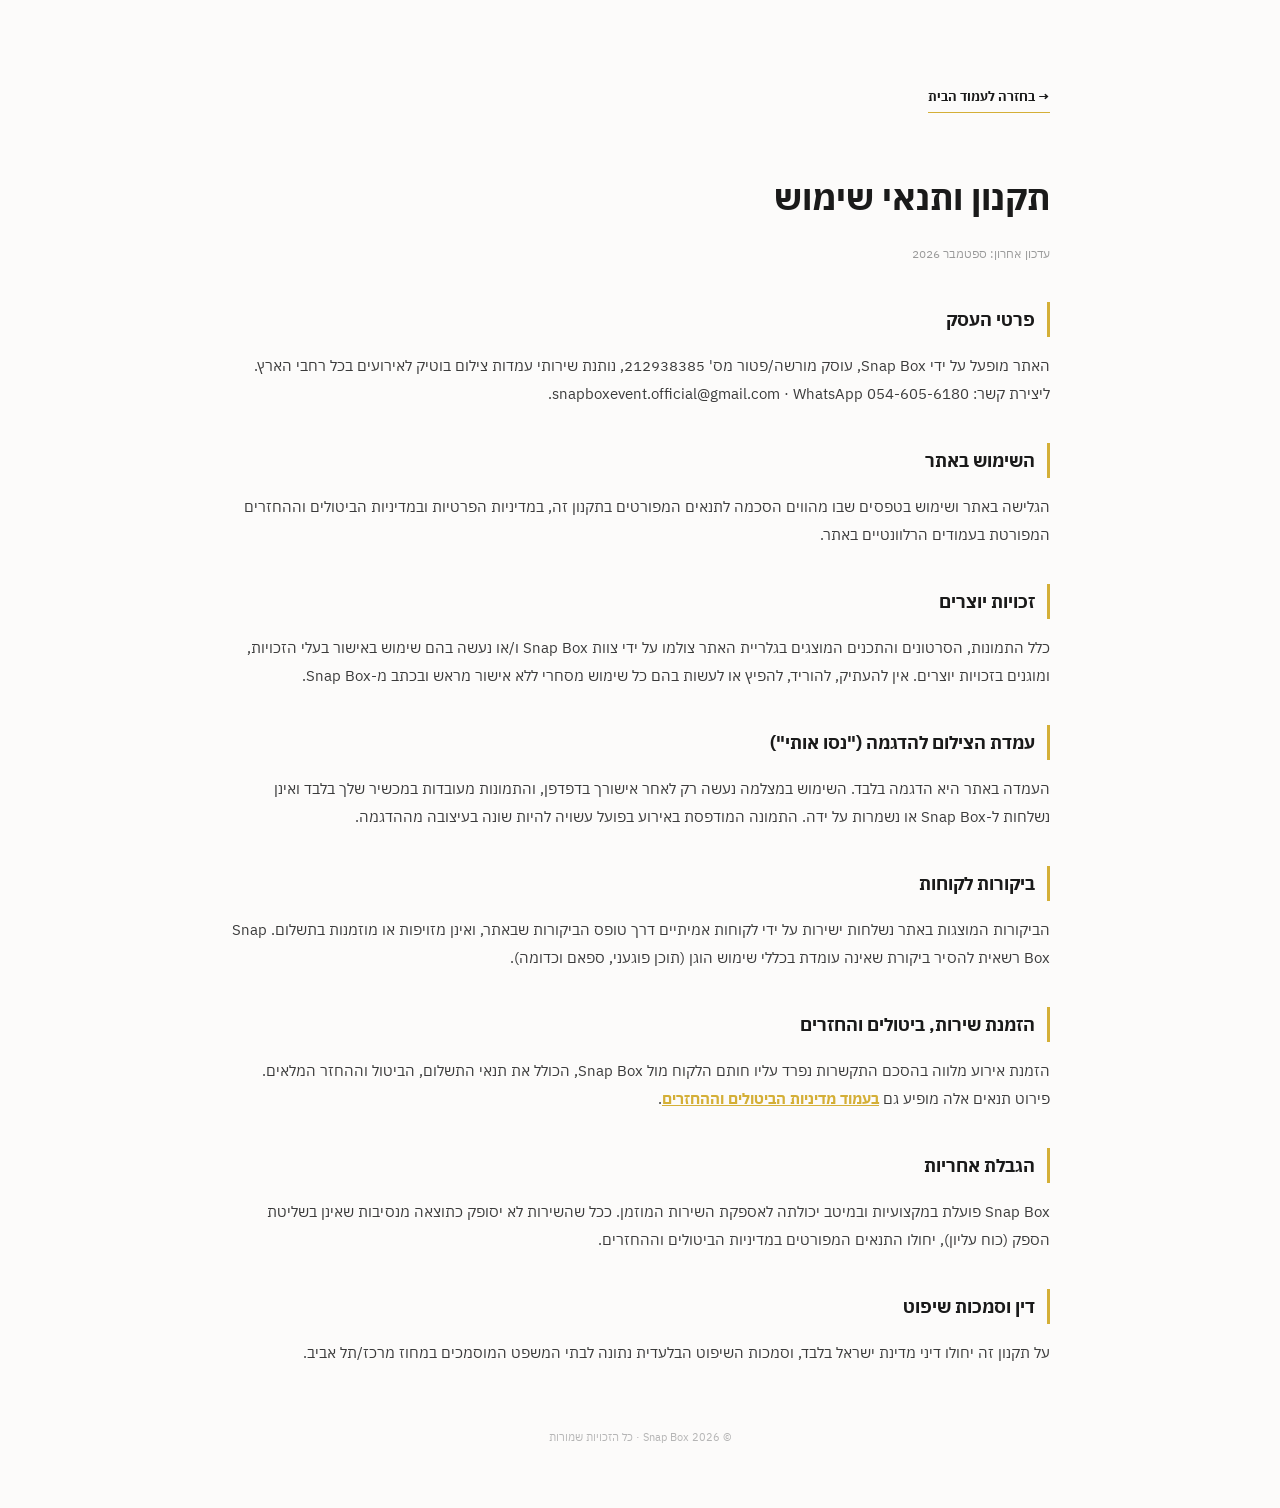
<file: terms.html>
<!DOCTYPE html>
<html lang="he" dir="rtl">
<head>
<meta charset="UTF-8">
<meta name="viewport" content="width=device-width, initial-scale=1.0">
<title>תקנון ותנאי שימוש | Snap Box</title>
<meta name="description" content="תקנון ותנאי השימוש של Snap Box – בוטיק עמדות צילום ומגנטים לאירועים.">
<link rel="icon" href="/favicon.ico?v=2" sizes="any">
<link rel="icon" type="image/png" sizes="32x32" href="/favicon-32x32.png?v=2">
<link rel="icon" type="image/png" sizes="16x16" href="/favicon-16x16.png?v=2">
<link rel="apple-touch-icon" sizes="180x180" href="/apple-touch-icon.png?v=2">
<link rel="manifest" href="/site.webmanifest">
<link href="https://fonts.googleapis.com/css2?family=Frank+Ruhl+Libre:wght@400;500;700;800&family=IBM+Plex+Sans+Hebrew:wght@300;400;500;600;700&display=swap" rel="stylesheet">
<style>
  body { font-family:'IBM Plex Sans Hebrew',sans-serif; background:#FCFBFA; color:#1A1A1A; max-width:820px; margin:0 auto; padding:80px 24px 60px; line-height:1.9; }
  a.back { display:inline-block; margin-bottom:28px; color:#1A1A1A; text-decoration:none; font-size:13px; font-weight:700; border-bottom:1px solid #D4AF37; padding-bottom:2px; }
  h1 { font-size:2.2rem; margin-bottom:8px; }
  .updated { color:#9a9a9a; font-size:12px; margin-bottom:36px; }
  h2 { font-size:1.15rem; margin-top:34px; margin-bottom:10px; color:#1A1A1A; border-right:3px solid #D4AF37; padding-right:12px; }
  p, li { color:#3a3a3a; font-size:15px; }
  ul { padding-right:20px; }
  li { margin-bottom:8px; }
  footer { margin-top:60px; font-size:11px; color:#b5b5b5; text-align:center; }
</style>
</head>
<body>
  <a class="back" href="index.html">→ בחזרה לעמוד הבית</a>
  <h1>תקנון ותנאי שימוש</h1>
  <p class="updated">עדכון אחרון: ספטמבר 2026</p>

  <h2>פרטי העסק</h2>
  <p>האתר מופעל על ידי Snap Box, עוסק מורשה/פטור מס' 212938385, נותנת שירותי עמדות צילום בוטיק לאירועים בכל רחבי הארץ. ליצירת קשר: snapboxevent.official@gmail.com · WhatsApp 054-605-6180.</p>

  <h2>השימוש באתר</h2>
  <p>הגלישה באתר ושימוש בטפסים שבו מהווים הסכמה לתנאים המפורטים בתקנון זה, במדיניות הפרטיות ובמדיניות הביטולים וההחזרים המפורטת בעמודים הרלוונטיים באתר.</p>

  <h2>זכויות יוצרים</h2>
  <p>כלל התמונות, הסרטונים והתכנים המוצגים בגלריית האתר צולמו על ידי צוות Snap Box ו/או נעשה בהם שימוש באישור בעלי הזכויות, ומוגנים בזכויות יוצרים. אין להעתיק, להוריד, להפיץ או לעשות בהם כל שימוש מסחרי ללא אישור מראש ובכתב מ-Snap Box.</p>

  <h2>עמדת הצילום להדגמה ("נסו אותי")</h2>
  <p>העמדה באתר היא הדגמה בלבד. השימוש במצלמה נעשה רק לאחר אישורך בדפדפן, והתמונות מעובדות במכשיר שלך בלבד ואינן נשלחות ל-Snap Box או נשמרות על ידה. התמונה המודפסת באירוע בפועל עשויה להיות שונה בעיצובה מההדגמה.</p>

  <h2>ביקורות לקוחות</h2>
  <p>הביקורות המוצגות באתר נשלחות ישירות על ידי לקוחות אמיתיים דרך טופס הביקורות שבאתר, ואינן מזויפות או מוזמנות בתשלום. Snap Box רשאית להסיר ביקורת שאינה עומדת בכללי שימוש הוגן (תוכן פוגעני, ספאם וכדומה).</p>

  <h2>הזמנת שירות, ביטולים והחזרים</h2>
  <p>הזמנת אירוע מלווה בהסכם התקשרות נפרד עליו חותם הלקוח מול Snap Box, הכולל את תנאי התשלום, הביטול וההחזר המלאים. פירוט תנאים אלה מופיע גם <a href="refund-policy.html" style="color:#D4AF37;font-weight:700;">בעמוד מדיניות הביטולים וההחזרים</a>.</p>

  <h2>הגבלת אחריות</h2>
  <p>Snap Box פועלת במקצועיות ובמיטב יכולתה לאספקת השירות המוזמן. ככל שהשירות לא יסופק כתוצאה מנסיבות שאינן בשליטת הספק (כוח עליון), יחולו התנאים המפורטים במדיניות הביטולים וההחזרים.</p>

  <h2>דין וסמכות שיפוט</h2>
  <p>על תקנון זה יחולו דיני מדינת ישראל בלבד, וסמכות השיפוט הבלעדית נתונה לבתי המשפט המוסמכים במחוז מרכז/תל אביב.</p>

  <footer>© 2026 Snap Box · כל הזכויות שמורות</footer>
</body>
</html>
</file>
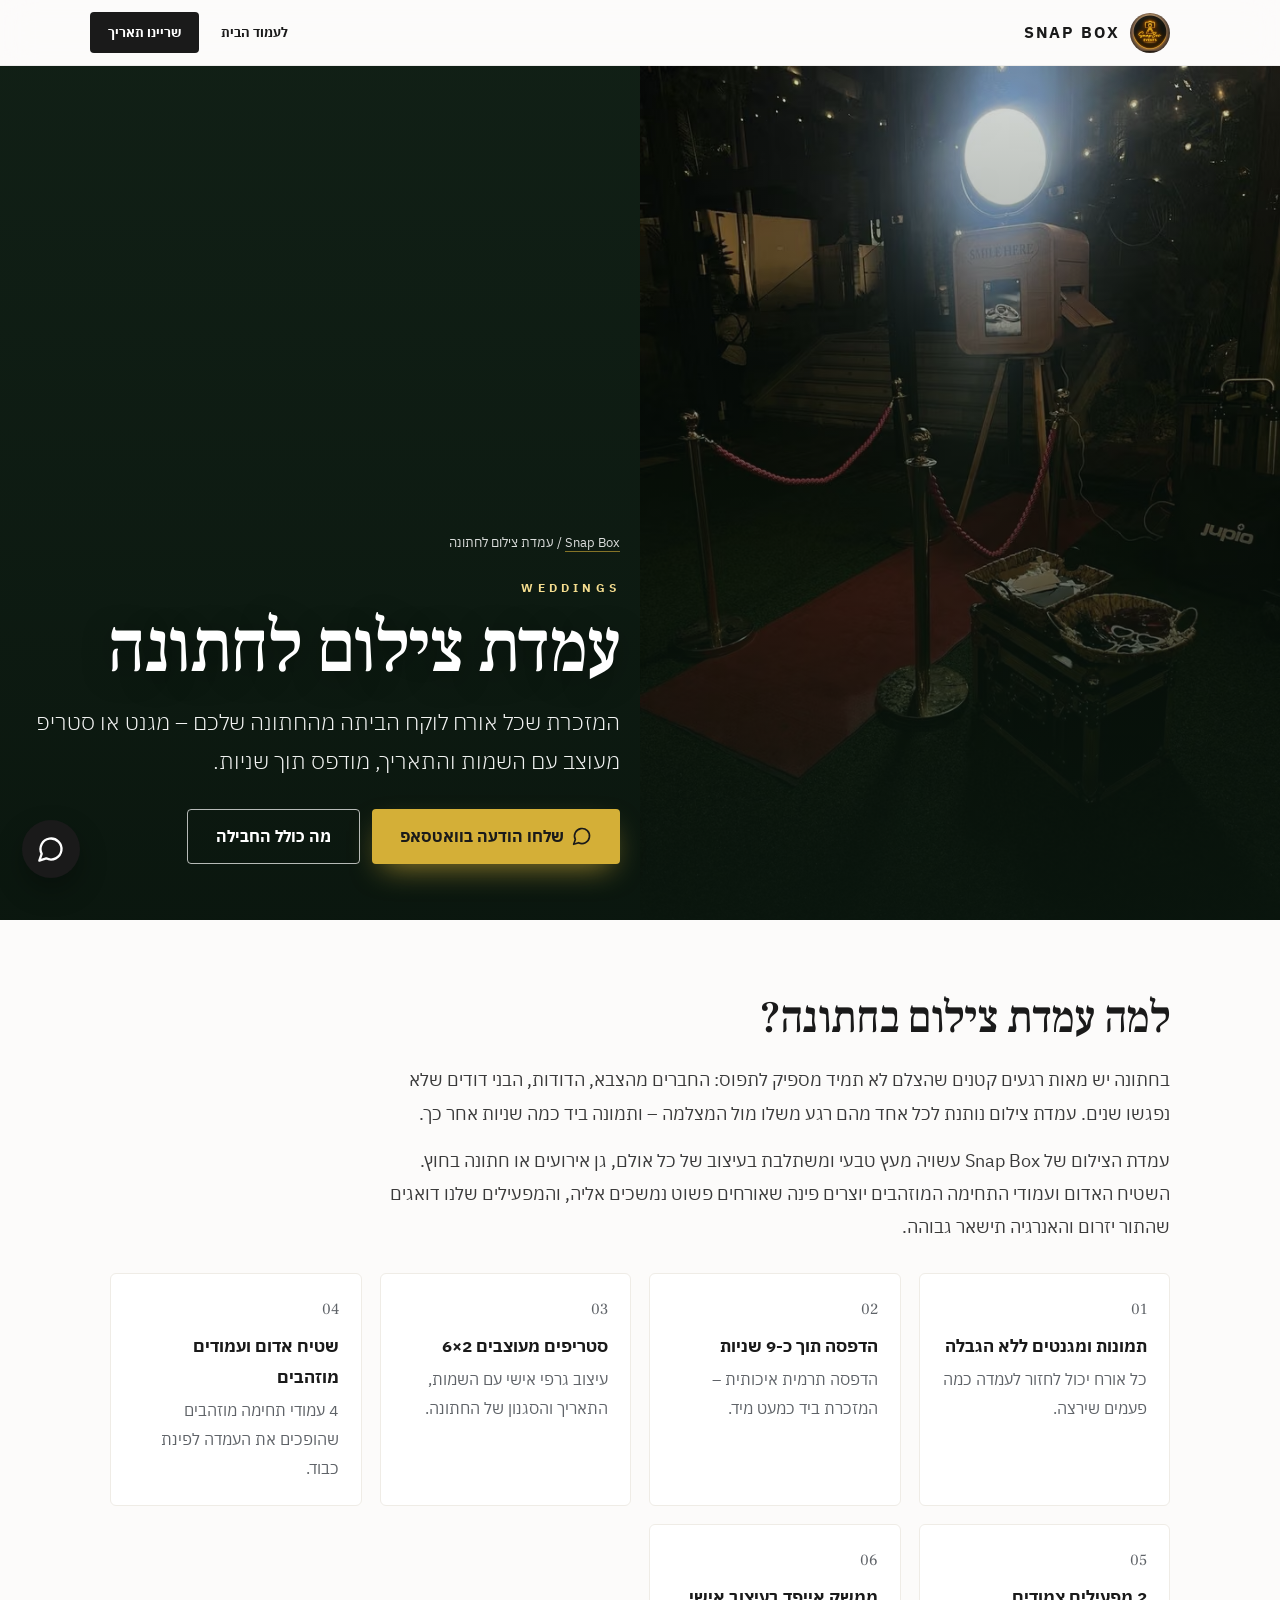
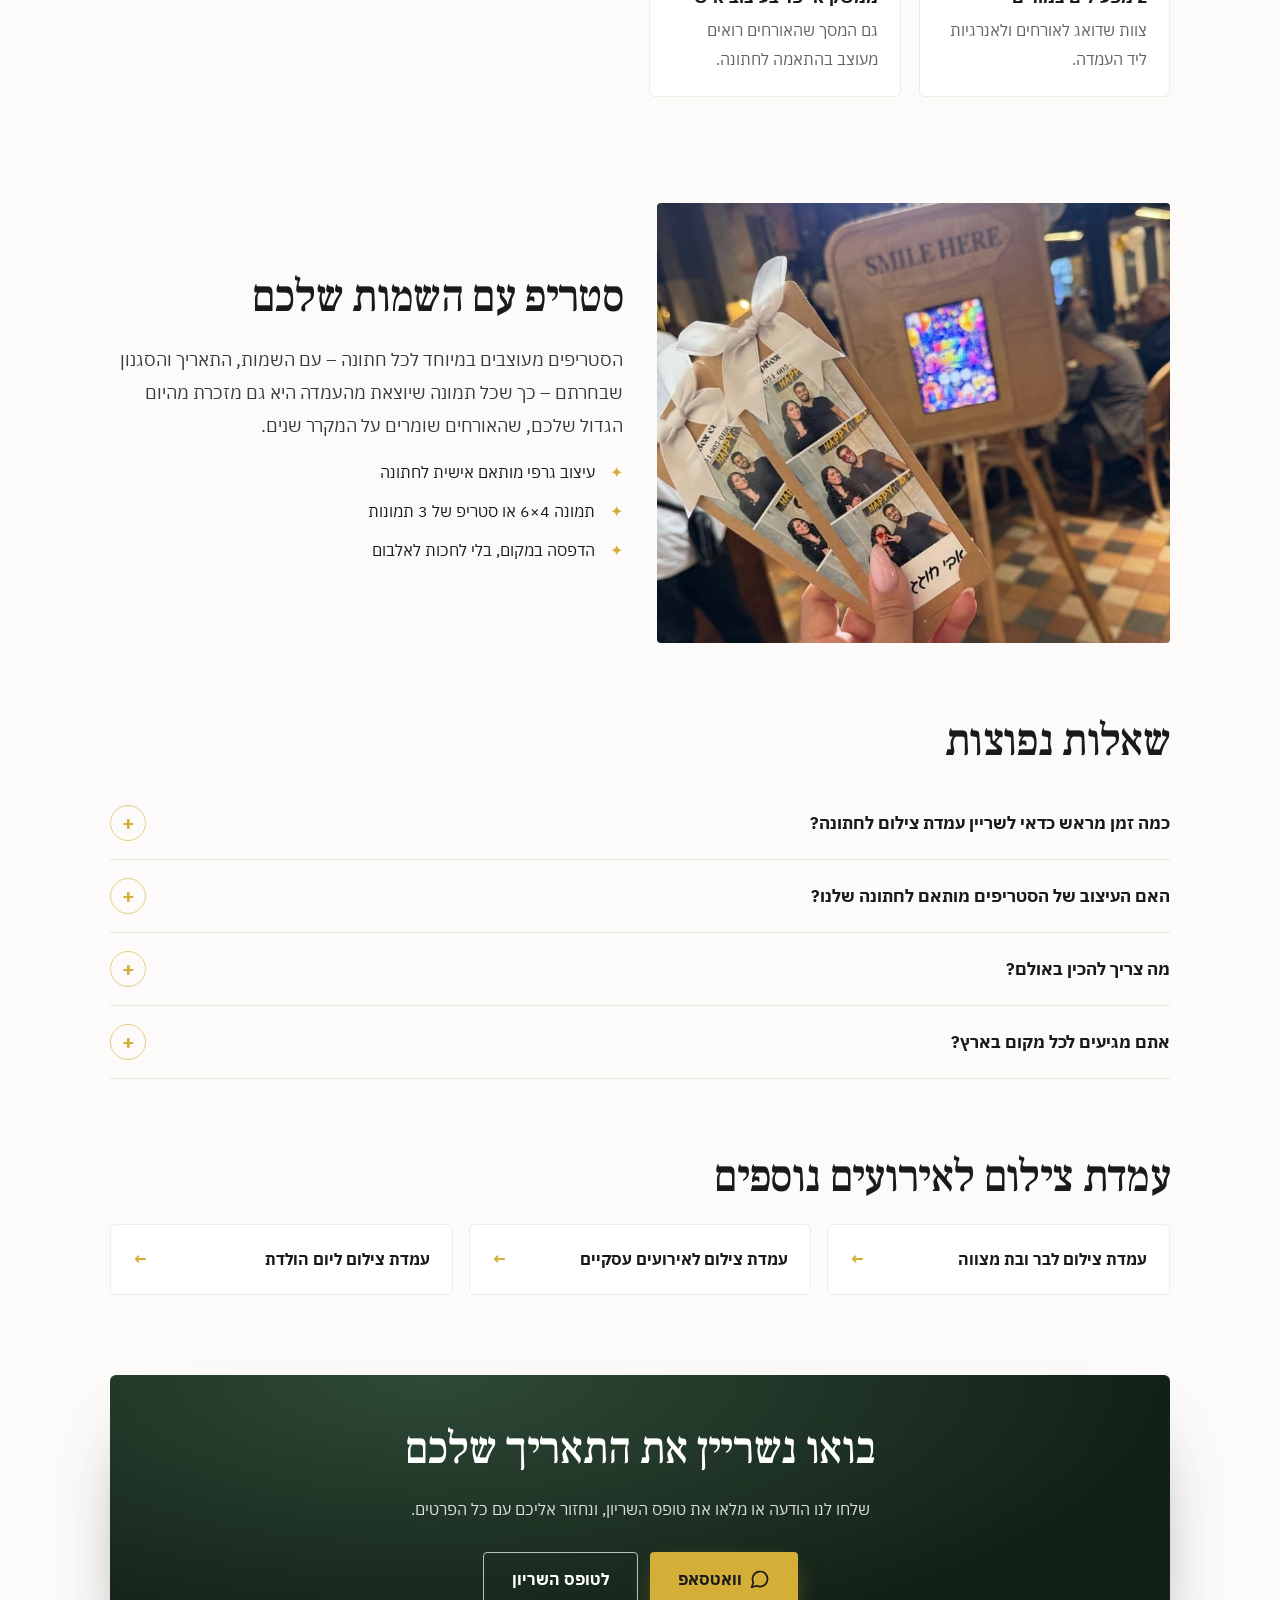
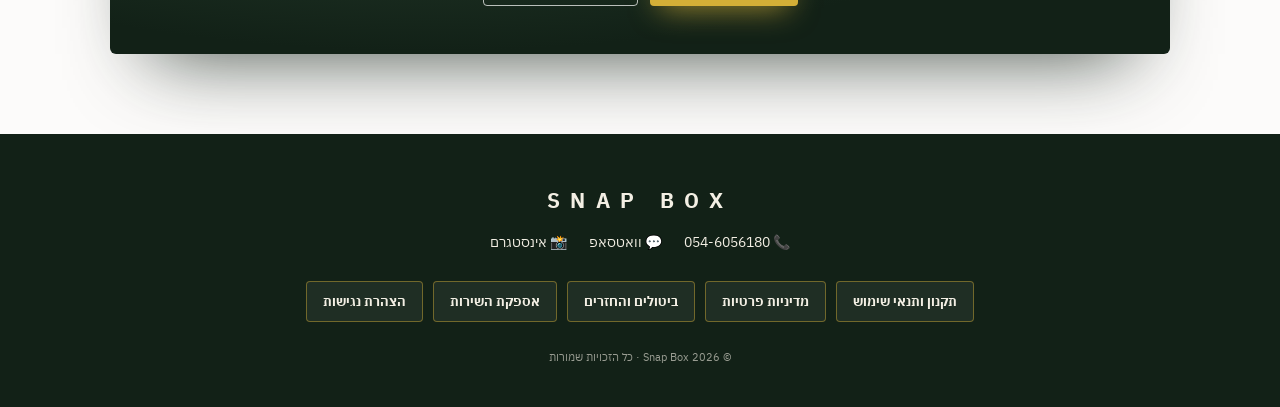
<file: wedding-photo-booth.html>
<!DOCTYPE html>
<html lang="he" dir="rtl">
<head>
    <meta charset="UTF-8">
    <meta name="viewport" content="width=device-width, initial-scale=1.0">
    <meta name="referrer" content="strict-origin-when-cross-origin">
    <title>עמדת צילום לחתונה | מגנטים וסטריפים לאורחים – Snap Box</title>
    <meta name="description" content="עמדת צילום לחתונה מעץ טבעי: תמונות ומגנטים ללא הגבלה, הדפסה תוך כ-9 שניות, סטריפים מעוצבים עם השמות והתאריך שלכם, שטיח אדום ו-2 מפעילים. בכל רחבי הארץ.">
    <meta name="robots" content="index, follow, max-image-preview:large">
    <link rel="canonical" href="https://snapbox.co.il/wedding-photo-booth.html">
    <meta name="theme-color" content="#122117">
    <meta property="og:type" content="website">
    <meta property="og:locale" content="he_IL">
    <meta property="og:site_name" content="Snap Box">
    <meta property="og:title" content="עמדת צילום לחתונה | מגנטים וסטריפים לאורחים – Snap Box">
    <meta property="og:description" content="עמדת צילום לחתונה מעץ טבעי: תמונות ומגנטים ללא הגבלה, הדפסה תוך כ-9 שניות, סטריפים מעוצבים עם השמות והתאריך שלכם, שטיח אדום ו-2 מפעילים. בכל רחבי הארץ.">
    <meta property="og:url" content="https://snapbox.co.il/wedding-photo-booth.html">
    <meta property="og:image" content="https://snapbox.co.il/photo-booth-outdoor-event.jpg">
    <meta name="twitter:card" content="summary_large_image">
    <link rel="icon" href="/favicon.ico?v=2" sizes="any">
    <link rel="icon" type="image/png" sizes="32x32" href="/favicon-32x32.png?v=2">
    <link rel="icon" type="image/png" sizes="16x16" href="/favicon-16x16.png?v=2">
    <link rel="apple-touch-icon" sizes="180x180" href="/apple-touch-icon.png?v=2">
    <link rel="manifest" href="/site.webmanifest">
    <link rel="preconnect" href="https://fonts.googleapis.com">
    <link rel="preconnect" href="https://fonts.gstatic.com" crossorigin>
    <link href="https://fonts.googleapis.com/css2?family=Frank+Ruhl+Libre:wght@400;500;700;800&family=IBM+Plex+Sans+Hebrew:wght@300;400;500;600;700&display=swap" rel="stylesheet">
    <link rel="stylesheet" href="pages.css?v=2">
    <script type="application/ld+json">
[
  {
    "@context": "https://schema.org",
    "@type": "Service",
    "name": "עמדת צילום לחתונה",
    "serviceType": "עמדת צילום לאירועים",
    "description": "עמדת צילום לחתונה מעץ טבעי: תמונות ומגנטים ללא הגבלה, הדפסה תוך כ-9 שניות, סטריפים מעוצבים עם השמות והתאריך שלכם, שטיח אדום ו-2 מפעילים. בכל רחבי הארץ.",
    "url": "https://snapbox.co.il/wedding-photo-booth.html",
    "image": "https://snapbox.co.il/photo-booth-outdoor-event.jpg",
    "areaServed": {
      "@type": "Country",
      "name": "Israel"
    },
    "provider": {
      "@type": "ProfessionalService",
      "name": "Snap Box",
      "url": "https://snapbox.co.il/",
      "telephone": "+972546056180",
      "email": "snapboxevent.official@gmail.com"
    }
  },
  {
    "@context": "https://schema.org",
    "@type": "BreadcrumbList",
    "itemListElement": [
      {
        "@type": "ListItem",
        "position": 1,
        "name": "Snap Box",
        "item": "https://snapbox.co.il/"
      },
      {
        "@type": "ListItem",
        "position": 2,
        "name": "עמדת צילום לחתונה",
        "item": "https://snapbox.co.il/wedding-photo-booth.html"
      }
    ]
  },
  {
    "@context": "https://schema.org",
    "@type": "FAQPage",
    "mainEntity": [
      {
        "@type": "Question",
        "name": "כמה זמן מראש כדאי לשריין עמדת צילום לחתונה?",
        "acceptedAnswer": {
          "@type": "Answer",
          "text": "כמה שיותר מוקדם, במיוחד בעונת החתונות, כי התאריכים המבוקשים נתפסים מהר."
        }
      },
      {
        "@type": "Question",
        "name": "האם העיצוב של הסטריפים מותאם לחתונה שלנו?",
        "acceptedAnswer": {
          "@type": "Answer",
          "text": "כן. הסטריפים וממשק האייפד מעוצבים אישית לכל אירוע, עם השמות, התאריך והסגנון שלכם."
        }
      },
      {
        "@type": "Question",
        "name": "מה צריך להכין באולם?",
        "acceptedAnswer": {
          "@type": "Answer",
          "text": "רק פינה קטנה ליד נקודת חשמל ואזור עם קליטה. את כל השאר אנחנו מביאים, מקימים ומפרקים בעצמנו."
        }
      },
      {
        "@type": "Question",
        "name": "אתם מגיעים לכל מקום בארץ?",
        "acceptedAnswer": {
          "@type": "Answer",
          "text": "כן, אנחנו מגיעים לחתונות בכל רחבי הארץ."
        }
      }
    ]
  }
]
    </script>
</head>
<body>
    <a class="skip" href="#content">דלגו לתוכן הראשי</a>
    <header class="top">
        <div class="top-inner">
            <a class="brand" href="index.html" aria-label="Snap Box – לעמוד הבית"><picture><source srcset="logo-160.avif" type="image/avif"><source srcset="logo-160.webp" type="image/webp"><img src="logo.jpg" alt="" width="40" height="40"></picture>Snap Box</a>
            <nav class="top-links" aria-label="ניווט">
                <a class="home-link" href="index.html">לעמוד הבית</a>
                <a class="cta-small" href="index.html#contact-form">שריינו תאריך</a>
            </nav>
        </div>
    </header>

    <div class="hero">
        <picture><source srcset="photo-booth-outdoor-event-720.avif 720w, photo-booth-outdoor-event.avif 960w" sizes="(max-width: 768px) 100vw, 50vw" type="image/avif"><source srcset="photo-booth-outdoor-event-720.webp 720w, photo-booth-outdoor-event.webp 960w" sizes="(max-width: 768px) 100vw, 50vw" type="image/webp"><img src="photo-booth-outdoor-event.jpg" alt="עמדת צילום מעץ עם שטיח אדום ועמודי תחימה מוזהבים בחתונה בחוץ" fetchpriority="high"></picture>
        <div class="hero-inner">
            <nav class="crumbs" aria-label="פירורי לחם"><a href="index.html">Snap Box</a> / <span aria-current="page">עמדת צילום לחתונה</span></nav>
            <span class="kicker">WEDDINGS</span>
            <h1>עמדת צילום לחתונה</h1>
            <p>המזכרת שכל אורח לוקח הביתה מהחתונה שלכם – מגנט או סטריפ מעוצב עם השמות והתאריך, מודפס תוך שניות.</p>
            <div class="hero-actions">
                <a class="btn btn-gold" href="https://wa.me/972546056180?text=%D7%94%D7%99%D7%99%21%20%D7%9E%D7%AA%D7%A2%D7%A0%D7%99%D7%99%D7%A0%D7%99%D7%9D%20%D7%91%D7%A2%D7%9E%D7%93%D7%AA%20%D7%A6%D7%99%D7%9C%D7%95%D7%9D%20%D7%9C%D7%97%D7%AA%D7%95%D7%A0%D7%94%20%D7%A9%D7%9C%D7%A0%D7%95%20%F0%9F%92%8D%20%D7%90%D7%A4%D7%A9%D7%A8%20%D7%A4%D7%A8%D7%98%D7%99%D7%9D%3F" target="_blank" rel="noopener noreferrer"><svg viewBox="0 0 24 24" fill="none" stroke="currentColor" stroke-width="2" stroke-linecap="round" stroke-linejoin="round" aria-hidden="true"><path d="M7.9 20A9 9 0 1 0 4 16.1L2 22Z"/></svg> שלחו הודעה בוואטסאפ</a>
                <a class="btn btn-ghost" href="index.html#package">מה כולל החבילה</a>
            </div>
        </div>
    </div>

    <main id="content">
        <section>
            <h2>למה עמדת צילום בחתונה?</h2>
            <p class="lead">בחתונה יש מאות רגעים קטנים שהצלם לא תמיד מספיק לתפוס: החברים מהצבא, הדודות, הבני דודים שלא נפגשו שנים. עמדת צילום נותנת לכל אחד מהם רגע משלו מול המצלמה – ותמונה ביד כמה שניות אחר כך.</p>
            <p class="lead">עמדת הצילום של Snap Box עשויה מעץ טבעי ומשתלבת בעיצוב של כל אולם, גן אירועים או חתונה בחוץ. השטיח האדום ועמודי התחימה המוזהבים יוצרים פינה שאורחים פשוט נמשכים אליה, והמפעילים שלנו דואגים שהתור יזרום והאנרגיה תישאר גבוהה.</p>
            <ul class="features">
                <li><span class="num">01</span><b>תמונות ומגנטים ללא הגבלה</b><span>כל אורח יכול לחזור לעמדה כמה פעמים שירצה.</span></li>
                <li><span class="num">02</span><b>הדפסה תוך כ-9 שניות</b><span>הדפסה תרמית איכותית – המזכרת ביד כמעט מיד.</span></li>
                <li><span class="num">03</span><b>סטריפים מעוצבים 2×6</b><span>עיצוב גרפי אישי עם השמות, התאריך והסגנון של החתונה.</span></li>
                <li><span class="num">04</span><b>שטיח אדום ועמודים מוזהבים</b><span>4 עמודי תחימה מוזהבים שהופכים את העמדה לפינת כבוד.</span></li>
                <li><span class="num">05</span><b>2 מפעילים צמודים</b><span>צוות שדואג לאורחים ולאנרגיות ליד העמדה.</span></li>
                <li><span class="num">06</span><b>ממשק אייפד בעיצוב אישי</b><span>גם המסך שהאורחים רואים מעוצב בהתאמה לחתונה.</span></li>
            </ul>
        </section>

        <section>
            <div class="split">
                <picture><source srcset="photo-booth-printed-strips-2x6-720.avif 720w, photo-booth-printed-strips-2x6.avif 960w" sizes="(max-width: 768px) 100vw, 50vw" type="image/avif"><source srcset="photo-booth-printed-strips-2x6-720.webp 720w, photo-booth-printed-strips-2x6.webp 960w" sizes="(max-width: 768px) 100vw, 50vw" type="image/webp"><img src="photo-booth-printed-strips-2x6.jpg" alt="סטריפים מודפסים 2×6 מעמדת הצילום Snap Box ביד של אורחת" loading="lazy" decoding="async"></picture>
                <div>
                    <h2>סטריפ עם השמות שלכם</h2>
                    <p class="lead">הסטריפים מעוצבים במיוחד לכל חתונה – עם השמות, התאריך והסגנון שבחרתם – כך שכל תמונה שיוצאת מהעמדה היא גם מזכרת מהיום הגדול שלכם, שהאורחים שומרים על המקרר שנים.</p>
                    <ul class="check">
                    <li>עיצוב גרפי מותאם אישית לחתונה</li>
                    <li>תמונה 4×6 או סטריפ של 3 תמונות</li>
                    <li>הדפסה במקום, בלי לחכות לאלבום</li>
                    </ul>
                </div>
            </div>
        </section>

        <section class="faq">
            <h2>שאלות נפוצות</h2>
            <details>
                <summary>כמה זמן מראש כדאי לשריין עמדת צילום לחתונה?</summary>
                <p>כמה שיותר מוקדם, במיוחד בעונת החתונות, כי התאריכים המבוקשים נתפסים מהר.</p>
            </details>
            <details>
                <summary>האם העיצוב של הסטריפים מותאם לחתונה שלנו?</summary>
                <p>כן. הסטריפים וממשק האייפד מעוצבים אישית לכל אירוע, עם השמות, התאריך והסגנון שלכם.</p>
            </details>
            <details>
                <summary>מה צריך להכין באולם?</summary>
                <p>רק פינה קטנה ליד נקודת חשמל ואזור עם קליטה. את כל השאר אנחנו מביאים, מקימים ומפרקים בעצמנו.</p>
            </details>
            <details>
                <summary>אתם מגיעים לכל מקום בארץ?</summary>
                <p>כן, אנחנו מגיעים לחתונות בכל רחבי הארץ.</p>
            </details>
        </section>

        <section>
            <h2>עמדת צילום לאירועים נוספים</h2>
            <div class="others">
            <a href="bar-mitzvah-photo-booth.html">עמדת צילום לבר ובת מצווה <span aria-hidden="true">←</span></a>
            <a href="corporate-event-photo-booth.html">עמדת צילום לאירועים עסקיים <span aria-hidden="true">←</span></a>
            <a href="birthday-photo-booth.html">עמדת צילום ליום הולדת <span aria-hidden="true">←</span></a>
            </div>
        </section>
    </main>

    <div class="cta-band">
        <div class="cta-box">
            <h2>בואו נשריין את התאריך שלכם</h2>
            <p>שלחו לנו הודעה או מלאו את טופס השריון, ונחזור אליכם עם כל הפרטים.</p>
            <div class="hero-actions">
                <a class="btn btn-gold" href="https://wa.me/972546056180?text=%D7%94%D7%99%D7%99%21%20%D7%9E%D7%AA%D7%A2%D7%A0%D7%99%D7%99%D7%A0%D7%99%D7%9D%20%D7%91%D7%A2%D7%9E%D7%93%D7%AA%20%D7%A6%D7%99%D7%9C%D7%95%D7%9D%20%D7%9C%D7%97%D7%AA%D7%95%D7%A0%D7%94%20%D7%A9%D7%9C%D7%A0%D7%95%20%F0%9F%92%8D%20%D7%90%D7%A4%D7%A9%D7%A8%20%D7%A4%D7%A8%D7%98%D7%99%D7%9D%3F" target="_blank" rel="noopener noreferrer"><svg viewBox="0 0 24 24" fill="none" stroke="currentColor" stroke-width="2" stroke-linecap="round" stroke-linejoin="round" aria-hidden="true"><path d="M7.9 20A9 9 0 1 0 4 16.1L2 22Z"/></svg> וואטסאפ</a>
                <a class="btn btn-ghost" href="index.html#contact-form">לטופס השריון</a>
            </div>
        </div>
    </div>

    <footer>
        <div class="name">SNAP BOX</div>
        <div class="contact">
            <a href="tel:+972546056180">📞 <span dir="ltr">054-6056180</span></a>
            <a href="https://wa.me/972546056180" target="_blank" rel="noopener noreferrer">💬 וואטסאפ</a>
            <a href="https://www.instagram.com/snapbox_event.official" target="_blank" rel="noopener noreferrer">📸 אינסטגרם</a>
        </div>
        <nav class="legal" aria-label="מידע משפטי">
            <a href="terms.html">תקנון ותנאי שימוש</a>
            <a href="privacy.html">מדיניות פרטיות</a>
            <a href="refund-policy.html">ביטולים והחזרים</a>
            <a href="delivery-policy.html">אספקת השירות</a>
            <a href="accessibility.html">הצהרת נגישות</a>
        </nav>
        <small>© 2026 Snap Box · כל הזכויות שמורות</small>
    </footer>

    <a class="wa-float" href="https://wa.me/972546056180?text=%D7%94%D7%99%D7%99%21%20%D7%9E%D7%AA%D7%A2%D7%A0%D7%99%D7%99%D7%A0%D7%99%D7%9D%20%D7%91%D7%A2%D7%9E%D7%93%D7%AA%20%D7%A6%D7%99%D7%9C%D7%95%D7%9D%20%D7%9C%D7%97%D7%AA%D7%95%D7%A0%D7%94%20%D7%A9%D7%9C%D7%A0%D7%95%20%F0%9F%92%8D%20%D7%90%D7%A4%D7%A9%D7%A8%20%D7%A4%D7%A8%D7%98%D7%99%D7%9D%3F" target="_blank" rel="noopener noreferrer" aria-label="שלחו לנו הודעה בוואטסאפ"><svg viewBox="0 0 24 24" fill="none" stroke="currentColor" stroke-width="2" stroke-linecap="round" stroke-linejoin="round" aria-hidden="true"><path d="M7.9 20A9 9 0 1 0 4 16.1L2 22Z"/></svg></a>
</body>
</html>
</file>
<file: pages.css>
/* עיצוב משותף לעמודי סוגי האירועים */
:root { --gold: #D4AF37; --gold-dark: #9C7622; --forest: #122117; --cream: #FCFBFA; --ink: #1A1A1A; --muted: #5f6368; }
* { box-sizing: border-box; margin: 0; padding: 0; }
picture { display: contents; }
html { scroll-behavior: smooth; -webkit-text-size-adjust: 100%; }
body { font-family: 'IBM Plex Sans Hebrew', sans-serif; background: var(--cream); color: var(--ink); line-height: 1.8; overflow-x: hidden; }
img { max-width: 100%; display: block; }
a { color: inherit; }
:focus-visible { outline: 3px solid var(--gold); outline-offset: 3px; border-radius: 6px; }
.serif { font-family: 'Frank Ruhl Libre', serif; }

.skip { position: absolute; top: -80px; right: 12px; background: var(--gold); color: var(--ink); padding: 8px 16px; border-radius: 999px; font-weight: 800; z-index: 99; text-decoration: none; }
.skip:focus { top: 12px; }

/* כותרת עליונה */
.top { position: sticky; top: 0; z-index: 50; padding: 12px 16px; background: rgba(252,251,250,.82); -webkit-backdrop-filter: blur(16px); backdrop-filter: blur(16px); border-bottom: 1px solid rgba(26,26,26,.06); }
.top-inner { max-width: 1100px; margin: 0 auto; display: flex; align-items: center; justify-content: space-between; gap: 12px; }
.brand { display: flex; align-items: center; gap: 10px; text-decoration: none; font-weight: 900; letter-spacing: .12em; text-transform: uppercase; }
.brand img { width: 40px; height: 40px; border-radius: 50%; object-fit: cover; }
.top-links { display: flex; align-items: center; gap: 8px; }
.top-links a { text-decoration: none; font-size: 13px; font-weight: 700; }
.home-link { padding: 8px 14px; border-radius: 999px; }
.home-link:hover { color: var(--gold-dark); }
.cta-small { background: var(--ink); color: #fff; padding: 9px 18px; border-radius: 999px; white-space: nowrap; transition: background .3s; }
.cta-small:hover { background: var(--gold); color: var(--ink); }

/* פתיח */
.hero { position: relative; min-height: 72vh; display: flex; align-items: flex-end; color: #fff; overflow: hidden; background: var(--forest); }
.hero > img { position: absolute; inset: 0; width: 100%; height: 100%; object-fit: cover; opacity: .62; transform: scale(1.04); }
.hero::after { content: ""; position: absolute; inset: 0; background: linear-gradient(180deg, rgba(10,22,14,.15) 0%, rgba(10,22,14,.55) 55%, rgba(10,22,14,.92) 100%); }
.hero-inner { position: relative; z-index: 1; max-width: 1100px; width: 100%; margin: 0 auto; padding: 120px 20px 56px; }
.crumbs { font-size: 13px; opacity: .85; margin-bottom: 18px; }
.crumbs a { text-decoration: none; border-bottom: 1px solid rgba(212,175,55,.7); }
.kicker { display: inline-block; color: #F4DC8E; font-weight: 800; letter-spacing: .35em; font-size: 12px; margin-bottom: 12px; }
.hero h1 { font-family: 'Frank Ruhl Libre', 'IBM Plex Sans Hebrew', serif; font-style: italic; font-size: clamp(2.4rem, 7vw, 4.6rem); line-height: 1.1; text-shadow: 0 6px 30px rgba(0,0,0,.4); }
.hero p { font-size: clamp(1.05rem, 2.4vw, 1.35rem); font-weight: 300; max-width: 640px; margin-top: 16px; opacity: .95; }
.hero-actions { display: flex; flex-wrap: wrap; gap: 12px; margin-top: 28px; }
.btn { display: inline-flex; align-items: center; justify-content: center; gap: 8px; min-height: 50px; padding: 12px 28px; border-radius: 999px; font-weight: 800; text-decoration: none; transition: transform .35s cubic-bezier(.16,1,.3,1), background .3s, color .3s, box-shadow .35s; }
.btn:hover { transform: translateY(-3px); }
.btn svg { width: 20px; height: 20px; flex-shrink: 0; }
.btn-gold { background: var(--gold); color: var(--ink); box-shadow: 0 12px 30px -10px rgba(212,175,55,.7); }
.btn-ghost { border: 1.5px solid rgba(255,255,255,.7); color: #fff; }
.btn-ghost:hover { background: #fff; color: var(--ink); }
.btn-dark { background: var(--ink); color: #fff; }
.btn-dark:hover { background: var(--gold); color: var(--ink); }

/* תוכן */
main section { max-width: 1100px; margin: 0 auto; padding: 72px 20px 0; }
h2 { font-family: 'Frank Ruhl Libre', 'IBM Plex Sans Hebrew', serif; font-style: italic; font-size: clamp(1.8rem, 4.5vw, 2.8rem); line-height: 1.2; margin-bottom: 18px; }
.lead { font-size: 1.15rem; color: #3a3a3a; max-width: 780px; }
.lead + .lead { margin-top: 14px; }
.features { display: grid; grid-template-columns: repeat(auto-fit, minmax(230px, 1fr)); gap: 18px; margin-top: 30px; list-style: none; }
.features li { background: #fff; border: 1px solid #efece6; border-radius: 22px; padding: 22px; box-shadow: 0 14px 34px -22px rgba(18,33,23,.35); transition: transform .4s cubic-bezier(.16,1,.3,1), border-color .3s; }
.features li:hover { transform: translateY(-4px); border-color: rgba(212,175,55,.6); }
.features b { display: block; font-size: 1.08rem; margin-bottom: 4px; }
.features span { color: var(--muted); font-size: .97rem; }
.num { font-family: 'Frank Ruhl Libre', serif; font-style: italic; color: var(--gold); font-size: 1.4rem; display: block; margin-bottom: 6px; }

.split { display: grid; gap: 34px; align-items: center; }
@media (min-width: 860px) { .split { grid-template-columns: 1fr 1fr; } }
.split img { border-radius: 28px; width: 100%; height: 440px; object-fit: cover; box-shadow: 0 30px 60px -30px rgba(0,0,0,.45); }
.check { list-style: none; margin-top: 16px; }
.check li { position: relative; padding-right: 28px; margin-bottom: 10px; }
.check li::before { content: "✦"; position: absolute; right: 0; color: var(--gold); }

.faq details { border-bottom: 1px solid #e9e6e0; }
.faq summary { cursor: pointer; list-style: none; padding: 18px 0; font-weight: 800; font-size: 1.08rem; display: flex; justify-content: space-between; gap: 16px; align-items: center; }
.faq summary::-webkit-details-marker { display: none; }
.faq summary::after { content: "+"; flex-shrink: 0; width: 34px; height: 34px; border-radius: 50%; border: 1px solid rgba(212,175,55,.6); color: var(--gold); display: flex; align-items: center; justify-content: center; font-size: 1.3rem; transition: transform .4s, background .3s, color .3s; }
.faq details[open] summary::after { transform: rotate(45deg); background: var(--forest); color: #fff; border-color: var(--forest); }
.faq details p { color: var(--muted); padding: 0 0 18px; }

.others { display: grid; grid-template-columns: repeat(auto-fit, minmax(240px, 1fr)); gap: 16px; margin-top: 20px; }
.others a { display: flex; align-items: center; justify-content: space-between; gap: 12px; padding: 20px 22px; border-radius: 20px; background: #fff; border: 1px solid #efece6; text-decoration: none; font-weight: 800; transition: transform .35s, border-color .3s; }
.others a:hover { transform: translateY(-3px); border-color: var(--gold); }
.others a span { color: var(--gold); }

.cta-band { margin: 80px auto 0; max-width: 1100px; padding: 0 20px; }
.cta-box { border-radius: 36px; padding: 48px 28px; text-align: center; color: #fff; background: radial-gradient(ellipse at 30% 0%, #2F4A37 0%, var(--forest) 70%); box-shadow: 0 40px 80px -40px rgba(18,33,23,.8); }
.cta-box h2 { color: #fff; }
.cta-box p { opacity: .85; max-width: 560px; margin: 0 auto 26px; }
.cta-box .hero-actions { justify-content: center; }

/* פוטר */
footer { margin-top: 80px; background: var(--forest); color: #F3EFE4; text-align: center; padding: 48px 16px 40px; }
footer .name { font-weight: 900; letter-spacing: .5em; font-size: 1.3rem; margin-bottom: 10px; }
footer .contact { display: flex; flex-wrap: wrap; justify-content: center; gap: 8px 22px; font-size: 14px; margin-bottom: 26px; }
footer .contact a { text-decoration: none; }
footer .contact a:hover { color: var(--gold); }
.legal { display: flex; flex-wrap: wrap; justify-content: center; gap: 10px; max-width: 760px; margin: 0 auto; }
.legal a { padding: 8px 16px; border-radius: 999px; font-size: 12.5px; font-weight: 700; text-decoration: none; background: rgba(255,255,255,.06); border: 1px solid rgba(212,175,55,.45); transition: background .3s, color .3s, transform .3s; }
.legal a:hover { background: var(--gold); color: var(--ink); transform: translateY(-3px); }
footer small { display: block; margin-top: 26px; opacity: .6; font-size: 11px; }

.wa-float { position: fixed; bottom: 22px; left: 22px; z-index: 60; width: 58px; height: 58px; border-radius: 50%; background: var(--ink); color: #fff; display: flex; align-items: center; justify-content: center; box-shadow: 0 12px 28px rgba(0,0,0,.3); transition: transform .3s, background .3s; }
.wa-float:hover { transform: scale(1.08); background: var(--gold); color: var(--ink); }
.wa-float svg { width: 28px; height: 28px; }

@media (max-width: 600px) {
    .top-links .home-link { display: none; }
    .hero { min-height: 78vh; }
    .btn { width: 100%; }
    .split img { height: 320px; }
}
@media (prefers-reduced-motion: reduce) {
    *, *::before, *::after { transition: none !important; animation: none !important; }
    html { scroll-behavior: auto; }
}

/* ===== שכבת עיצוב 2026-11: כותרות ישרות, פינות עדינות, בלי צללים כבדים (להחזרה: למחוק את הבלוק) ===== */
body { -webkit-font-smoothing: antialiased; }
.hero h1, h2, .num { font-style: normal; }
.hero h1 { font-weight: 500; letter-spacing: -.02em; line-height: 1.04; }
h2 { font-weight: 500; letter-spacing: -.015em; }
.btn, .cta-small, .home-link, .skip, .legal a { border-radius: 4px; }
.features li { border-radius: 6px; box-shadow: none; }
.split img { border-radius: 4px; box-shadow: none; }
.others a { border-radius: 6px; }
.cta-box { border-radius: 6px; }
</file>
